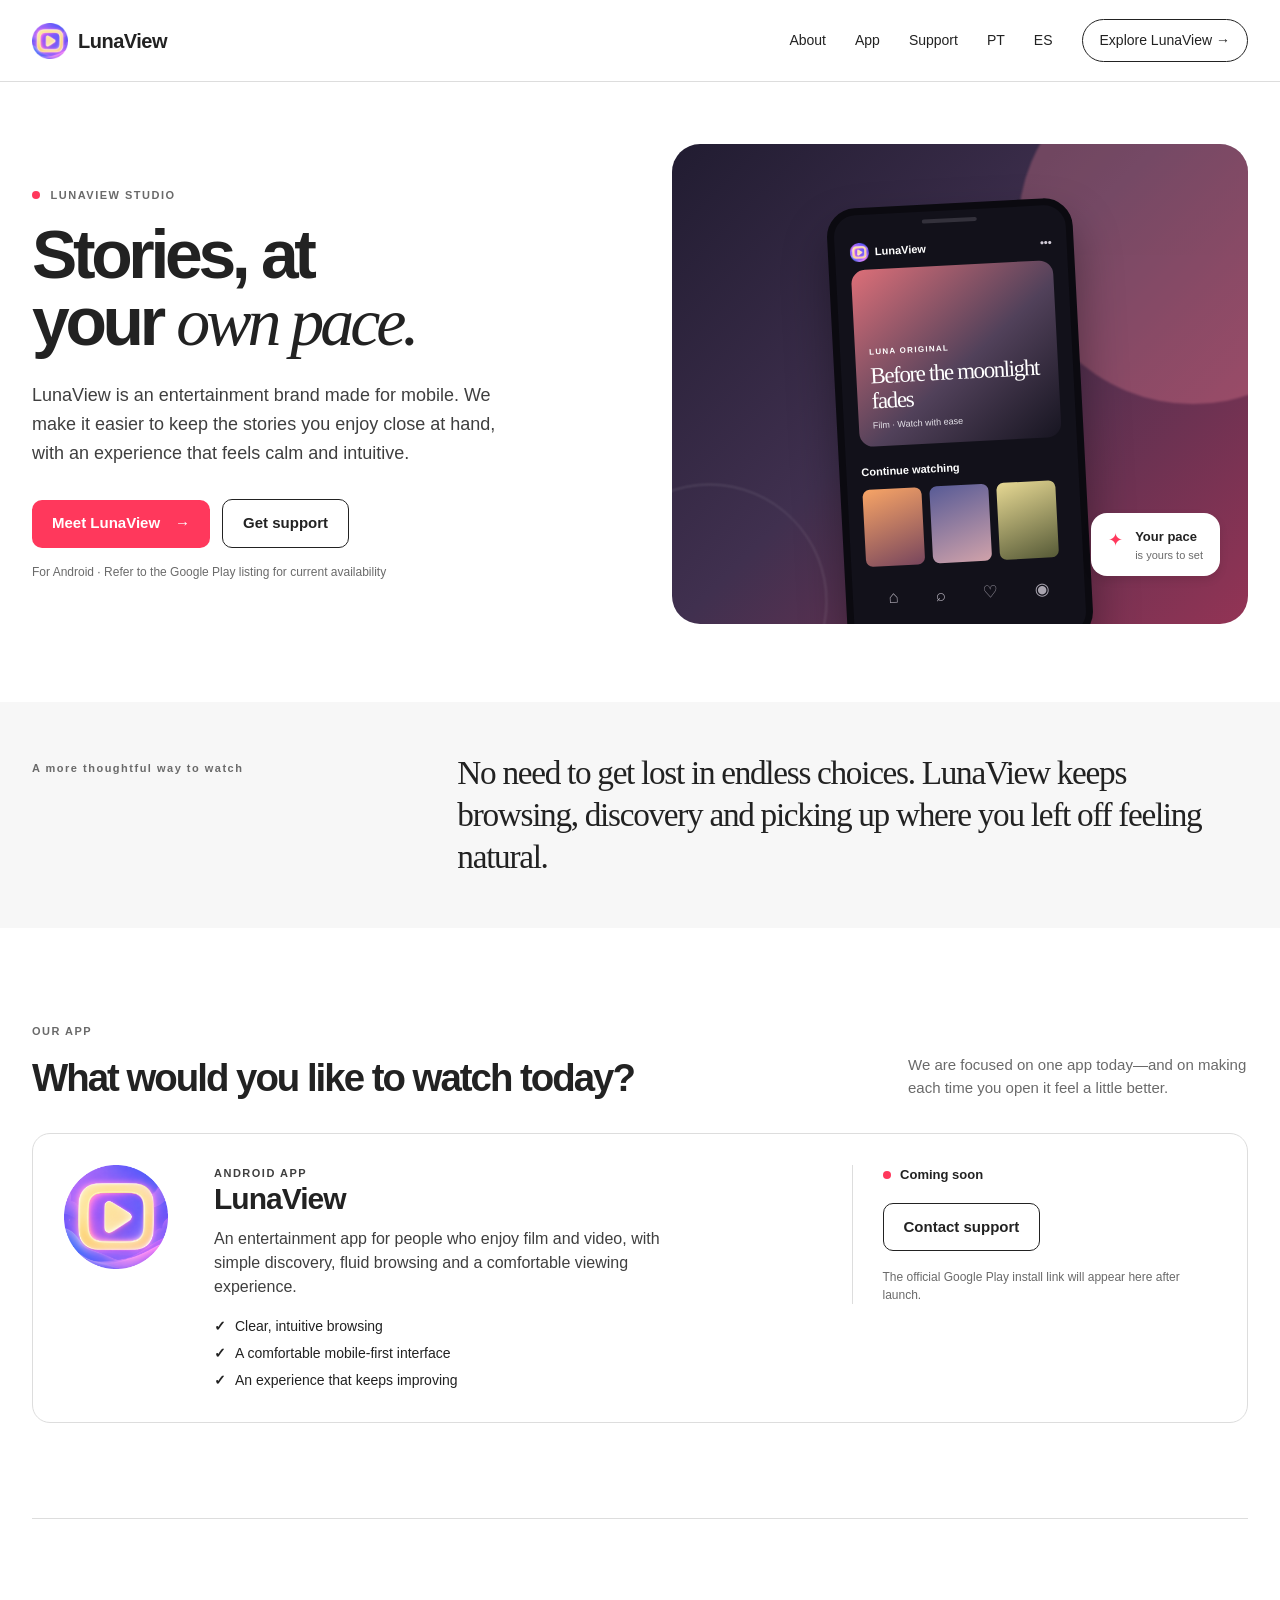
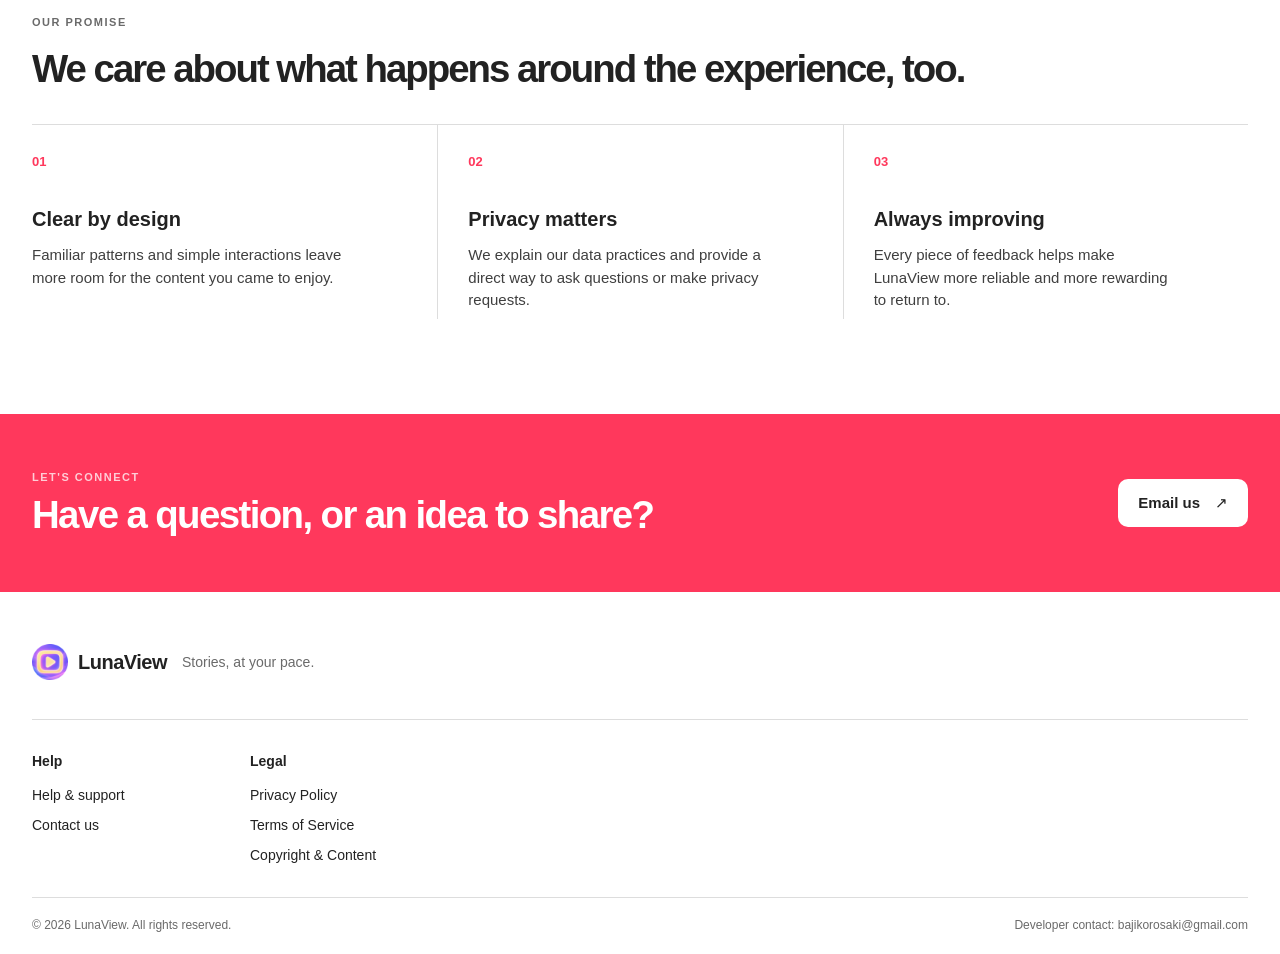
<file: index.html>
<!doctype html>
<html lang="en">
  <head>
    <meta charset="utf-8"><meta name="viewport" content="width=device-width,initial-scale=1">
    <meta name="description" content="LunaView is a calm, intuitive entertainment app built for mobile.">
    <meta name="theme-color" content="#ff385c"><link rel="canonical" href="https://lunaview.net/">
    <link rel="icon" href="assets/icon-192.png" sizes="192x192"><link rel="apple-touch-icon" href="assets/icon-192.png"><link rel="manifest" href="site.webmanifest">
    <title>LunaView · Stories, at your pace</title><link rel="stylesheet" href="assets/site.css">
  </head>
  <body>
    <header class="site-header"><nav class="nav shell" aria-label="Primary navigation">
      <a class="brand" href="index.html"><img src="assets/icon-192.png" alt="LunaView"><span>LunaView</span></a>
      <button class="menu-button" aria-expanded="false" aria-controls="nav-links">Menu <span aria-hidden="true">☰</span></button>
      <div id="nav-links" class="nav-links"><a href="#about">About</a><a href="#apps">App</a><a href="support.html">Support</a><a href="pt/index.html" lang="pt">PT</a><a href="es/index.html" lang="es">ES</a><a class="nav-cta" href="#apps">Explore LunaView <span aria-hidden="true">→</span></a></div>
    </nav></header>
    <main>
      <section class="hero shell" id="about"><div class="hero-copy"><p class="eyebrow"><span class="live-dot"></span> LUNAVIEW STUDIO</p><h1>Stories, at<br>your <em>own pace.</em></h1><p class="lede">LunaView is an entertainment brand made for mobile. We make it easier to keep the stories you enjoy close at hand, with an experience that feels calm and intuitive.</p><div class="hero-actions"><a class="button primary" href="#apps">Meet LunaView <span aria-hidden="true">→</span></a><a class="button secondary" href="support.html">Get support</a></div><p class="microcopy">For Android · Refer to the Google Play listing for current availability</p></div>
      <div class="hero-art" aria-label="LunaView app preview" role="img"><div class="orb orb-one"></div><div class="orb orb-two"></div><div class="phone"><div class="phone-top"><img src="assets/icon-192.png" alt=""><span>LunaView</span><span class="phone-dots">•••</span></div><div class="feature-card"><span class="feature-tag">LUNA ORIGINAL</span><span class="feature-title">Before the moonlight fades</span><span class="feature-meta">Film · Watch with ease</span></div><div class="continue-title">Continue watching</div><div class="poster-row"><span></span><span></span><span></span></div><div class="phone-nav"><b>⌂</b><b>⌕</b><b>♡</b><b>◉</b></div></div><div class="floating-card"><span class="star">✦</span><strong>Your pace</strong><small>is yours to set</small></div></div></section>
      <section class="intro-band"><div class="shell intro-grid"><p class="kicker">A more thoughtful way to watch</p><p class="intro-text">No need to get lost in endless choices. LunaView keeps browsing, discovery and picking up where you left off feeling natural.</p></div></section>
      <section class="apps-section shell" id="apps"><div class="section-heading"><div><p class="eyebrow">OUR APP</p><h2>What would you like to watch today?</h2></div><p>We are focused on one app today—and on making each time you open it feel a little better.</p></div><article class="app-card"><div class="app-icon-wrap"><img src="assets/icon-192.png" alt="LunaView app icon"></div><div class="app-info"><p class="app-label">ANDROID APP</p><h3>LunaView</h3><p>An entertainment app for people who enjoy film and video, with simple discovery, fluid browsing and a comfortable viewing experience.</p><ul><li>Clear, intuitive browsing</li><li>A comfortable mobile-first interface</li><li>An experience that keeps improving</li></ul></div><div class="app-action"><span class="status"><i></i> Coming soon</span><a class="button secondary" href="support.html">Contact support</a><small>The official Google Play install link will appear here after launch.</small></div></article></section>
      <section class="promise-section shell"><div class="section-heading"><div><p class="eyebrow">OUR PROMISE</p><h2>We care about what happens around the experience, too.</h2></div></div><div class="promise-grid"><article><span class="number">01</span><h3>Clear by design</h3><p>Familiar patterns and simple interactions leave more room for the content you came to enjoy.</p></article><article><span class="number">02</span><h3>Privacy matters</h3><p>We explain our data practices and provide a direct way to ask questions or make privacy requests.</p></article><article><span class="number">03</span><h3>Always improving</h3><p>Every piece of feedback helps make LunaView more reliable and more rewarding to return to.</p></article></div></section>
      <section class="contact-band"><div class="shell contact-inner"><div><p class="eyebrow">LET'S CONNECT</p><h2>Have a question, or an idea to share?</h2></div><a class="button light" href="mailto:bajikorosaki@gmail.com?subject=LunaView%20Support">Email us <span aria-hidden="true">↗</span></a></div></section>
    </main>
    <footer class="site-footer shell"><div class="footer-main"><a class="brand" href="index.html"><img src="assets/icon-192.png" alt=""><span>LunaView</span></a><p>Stories, at your pace.</p></div><div class="footer-links"><div><h3>Help</h3><a href="support.html">Help &amp; support</a><a href="mailto:bajikorosaki@gmail.com">Contact us</a></div><div><h3>Legal</h3><a href="privacy-policy.html">Privacy Policy</a><a href="terms.html">Terms of Service</a><a href="copyright.html">Copyright &amp; Content</a></div></div><div class="legal-bar"><span>© <span id="year"></span> LunaView. All rights reserved.</span><span>Developer contact: <a href="mailto:bajikorosaki@gmail.com">bajikorosaki@gmail.com</a></span></div></footer><script src="assets/site.js"></script>
  </body>
</html>
</file>
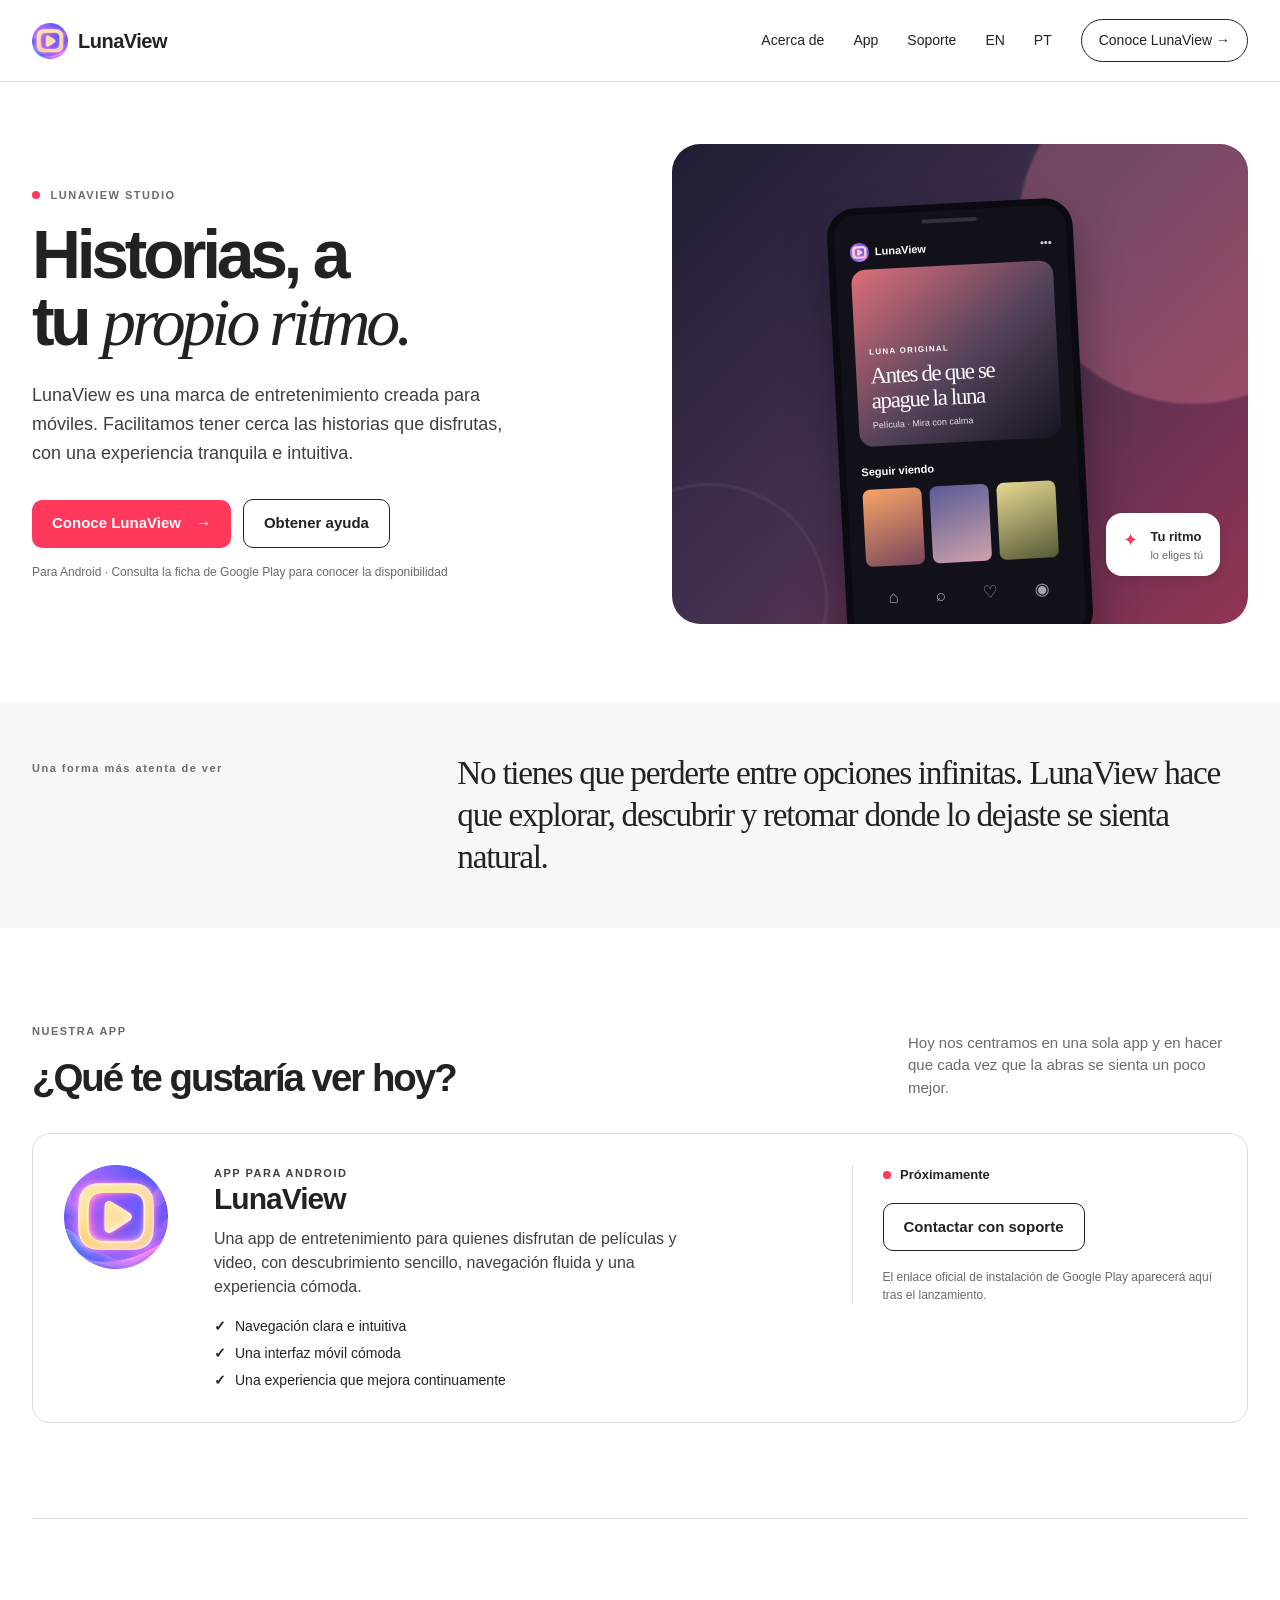
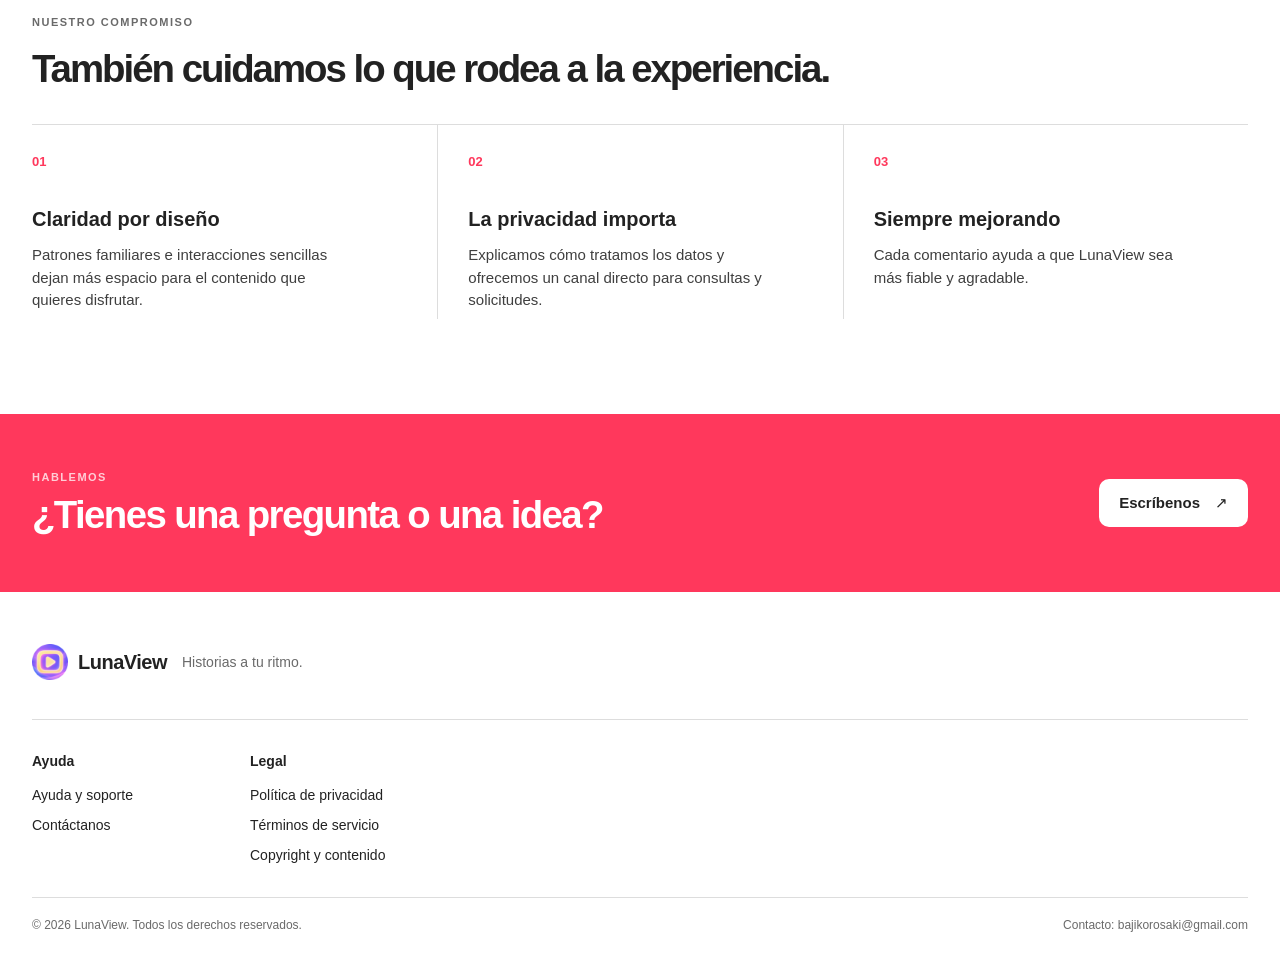
<file: es/index.html>
<!doctype html><html lang="es"><head><meta charset="utf-8"><meta name="viewport" content="width=device-width,initial-scale=1"><meta name="description" content="LunaView es una experiencia de entretenimiento tranquila e intuitiva creada para móviles."><meta name="theme-color" content="#ff385c"><link rel="canonical" href="https://lunaview.net/es/"><link rel="alternate" hreflang="en" href="https://lunaview.net/"><link rel="alternate" hreflang="pt-BR" href="https://lunaview.net/pt/"><link rel="icon" href="../assets/icon-192.png"><title>LunaView · Historias a tu ritmo</title><link rel="stylesheet" href="../assets/site.css"></head><body><header class="site-header"><nav class="nav shell"><a class="brand" href="index.html"><img src="../assets/icon-192.png" alt="LunaView"><span>LunaView</span></a><button class="menu-button" aria-expanded="false" aria-controls="nav-links">Menú <span aria-hidden="true">☰</span></button><div id="nav-links" class="nav-links"><a href="#about">Acerca de</a><a href="#apps">App</a><a href="support.html">Soporte</a><a href="../index.html" lang="en">EN</a><a href="../pt/index.html" lang="pt">PT</a><a class="nav-cta" href="#apps">Conoce LunaView <span aria-hidden="true">→</span></a></div></nav></header><main><section class="hero shell" id="about"><div class="hero-copy"><p class="eyebrow"><span class="live-dot"></span> LUNAVIEW STUDIO</p><h1>Historias, a<br>tu <em>propio ritmo.</em></h1><p class="lede">LunaView es una marca de entretenimiento creada para móviles. Facilitamos tener cerca las historias que disfrutas, con una experiencia tranquila e intuitiva.</p><div class="hero-actions"><a class="button primary" href="#apps">Conoce LunaView <span aria-hidden="true">→</span></a><a class="button secondary" href="support.html">Obtener ayuda</a></div><p class="microcopy">Para Android · Consulta la ficha de Google Play para conocer la disponibilidad</p></div><div class="hero-art" aria-label="Vista previa de la aplicación LunaView" role="img"><div class="orb orb-one"></div><div class="orb orb-two"></div><div class="phone"><div class="phone-top"><img src="../assets/icon-192.png" alt=""><span>LunaView</span><span class="phone-dots">•••</span></div><div class="feature-card"><span class="feature-tag">LUNA ORIGINAL</span><span class="feature-title">Antes de que se apague la luna</span><span class="feature-meta">Película · Mira con calma</span></div><div class="continue-title">Seguir viendo</div><div class="poster-row"><span></span><span></span><span></span></div><div class="phone-nav"><b>⌂</b><b>⌕</b><b>♡</b><b>◉</b></div></div><div class="floating-card"><span class="star">✦</span><strong>Tu ritmo</strong><small>lo eliges tú</small></div></div></section><section class="intro-band"><div class="shell intro-grid"><p class="kicker">Una forma más atenta de ver</p><p class="intro-text">No tienes que perderte entre opciones infinitas. LunaView hace que explorar, descubrir y retomar donde lo dejaste se sienta natural.</p></div></section><section class="apps-section shell" id="apps"><div class="section-heading"><div><p class="eyebrow">NUESTRA APP</p><h2>¿Qué te gustaría ver hoy?</h2></div><p>Hoy nos centramos en una sola app y en hacer que cada vez que la abras se sienta un poco mejor.</p></div><article class="app-card"><div class="app-icon-wrap"><img src="../assets/icon-192.png" alt="Icono de LunaView"></div><div class="app-info"><p class="app-label">APP PARA ANDROID</p><h3>LunaView</h3><p>Una app de entretenimiento para quienes disfrutan de películas y video, con descubrimiento sencillo, navegación fluida y una experiencia cómoda.</p><ul><li>Navegación clara e intuitiva</li><li>Una interfaz móvil cómoda</li><li>Una experiencia que mejora continuamente</li></ul></div><div class="app-action"><span class="status"><i></i> Próximamente</span><a class="button secondary" href="support.html">Contactar con soporte</a><small>El enlace oficial de instalación de Google Play aparecerá aquí tras el lanzamiento.</small></div></article></section><section class="promise-section shell"><div class="section-heading"><div><p class="eyebrow">NUESTRO COMPROMISO</p><h2>También cuidamos lo que rodea a la experiencia.</h2></div></div><div class="promise-grid"><article><span class="number">01</span><h3>Claridad por diseño</h3><p>Patrones familiares e interacciones sencillas dejan más espacio para el contenido que quieres disfrutar.</p></article><article><span class="number">02</span><h3>La privacidad importa</h3><p>Explicamos cómo tratamos los datos y ofrecemos un canal directo para consultas y solicitudes.</p></article><article><span class="number">03</span><h3>Siempre mejorando</h3><p>Cada comentario ayuda a que LunaView sea más fiable y agradable.</p></article></div></section><section class="contact-band"><div class="shell contact-inner"><div><p class="eyebrow">HABLEMOS</p><h2>¿Tienes una pregunta o una idea?</h2></div><a class="button light" href="mailto:bajikorosaki@gmail.com?subject=LunaView%20Support">Escríbenos <span aria-hidden="true">↗</span></a></div></section></main><footer class="site-footer shell"><div class="footer-main"><a class="brand" href="index.html"><img src="../assets/icon-192.png" alt=""><span>LunaView</span></a><p>Historias a tu ritmo.</p></div><div class="footer-links"><div><h3>Ayuda</h3><a href="support.html">Ayuda y soporte</a><a href="mailto:bajikorosaki@gmail.com">Contáctanos</a></div><div><h3>Legal</h3><a href="privacy-policy.html">Política de privacidad</a><a href="terms.html">Términos de servicio</a><a href="copyright.html">Copyright y contenido</a></div></div><div class="legal-bar"><span>© <span id="year"></span> LunaView. Todos los derechos reservados.</span><span>Contacto: <a href="mailto:bajikorosaki@gmail.com">bajikorosaki@gmail.com</a></span></div></footer><script src="../assets/site.js"></script></body></html>
</file>
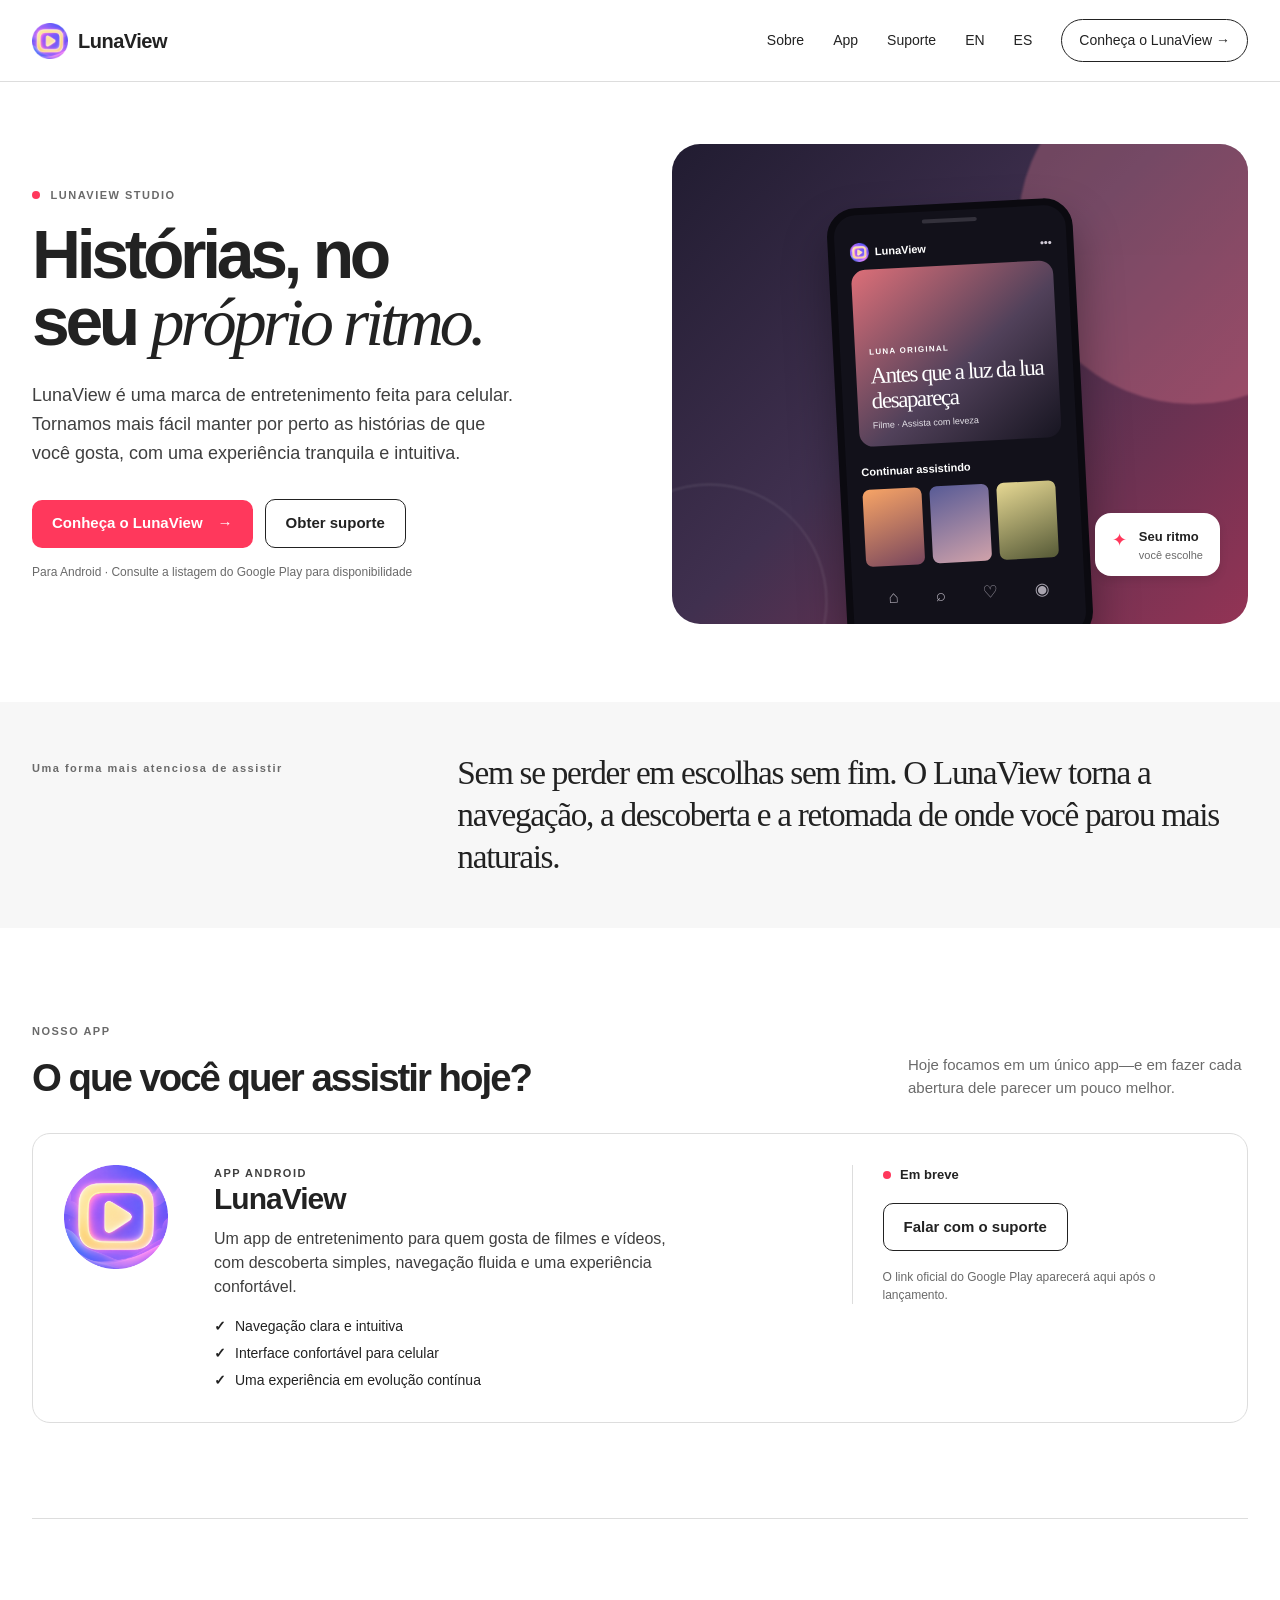
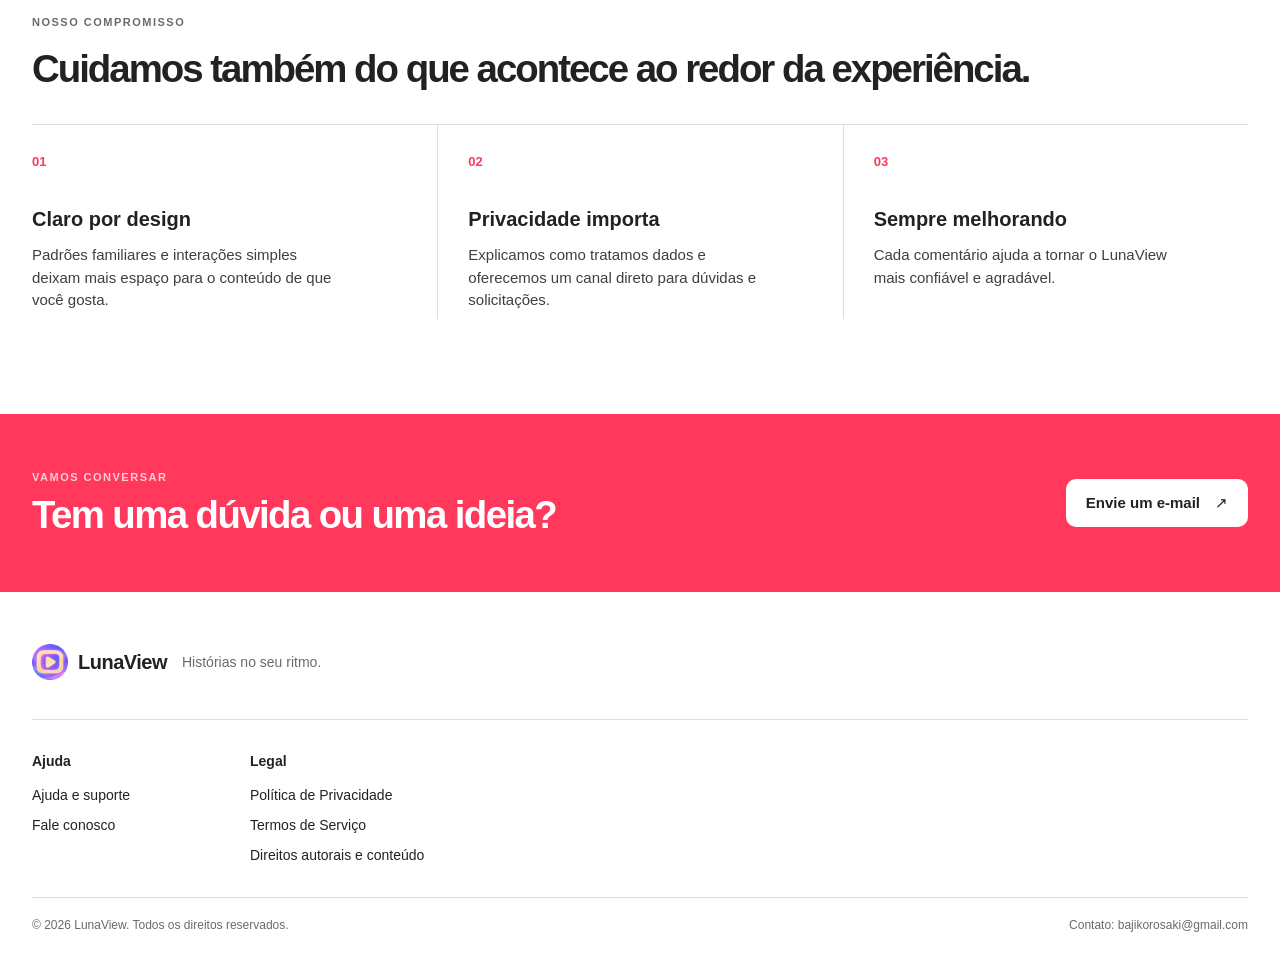
<file: pt/index.html>
<!doctype html><html lang="pt-BR"><head><meta charset="utf-8"><meta name="viewport" content="width=device-width,initial-scale=1"><meta name="description" content="LunaView é uma experiência de entretenimento calma e intuitiva, feita para celular."><meta name="theme-color" content="#ff385c"><link rel="canonical" href="https://lunaview.net/pt/"><link rel="alternate" hreflang="en" href="https://lunaview.net/"><link rel="alternate" hreflang="es" href="https://lunaview.net/es/"><link rel="icon" href="../assets/icon-192.png"><title>LunaView · Histórias no seu ritmo</title><link rel="stylesheet" href="../assets/site.css"></head><body><header class="site-header"><nav class="nav shell"><a class="brand" href="index.html"><img src="../assets/icon-192.png" alt="LunaView"><span>LunaView</span></a><button class="menu-button" aria-expanded="false" aria-controls="nav-links">Menu <span aria-hidden="true">☰</span></button><div id="nav-links" class="nav-links"><a href="#about">Sobre</a><a href="#apps">App</a><a href="support.html">Suporte</a><a href="../index.html" lang="en">EN</a><a href="../es/index.html" lang="es">ES</a><a class="nav-cta" href="#apps">Conheça o LunaView <span aria-hidden="true">→</span></a></div></nav></header><main><section class="hero shell" id="about"><div class="hero-copy"><p class="eyebrow"><span class="live-dot"></span> LUNAVIEW STUDIO</p><h1>Histórias, no<br>seu <em>próprio ritmo.</em></h1><p class="lede">LunaView é uma marca de entretenimento feita para celular. Tornamos mais fácil manter por perto as histórias de que você gosta, com uma experiência tranquila e intuitiva.</p><div class="hero-actions"><a class="button primary" href="#apps">Conheça o LunaView <span aria-hidden="true">→</span></a><a class="button secondary" href="support.html">Obter suporte</a></div><p class="microcopy">Para Android · Consulte a listagem do Google Play para disponibilidade</p></div><div class="hero-art" aria-label="Prévia do aplicativo LunaView" role="img"><div class="orb orb-one"></div><div class="orb orb-two"></div><div class="phone"><div class="phone-top"><img src="../assets/icon-192.png" alt=""><span>LunaView</span><span class="phone-dots">•••</span></div><div class="feature-card"><span class="feature-tag">LUNA ORIGINAL</span><span class="feature-title">Antes que a luz da lua desapareça</span><span class="feature-meta">Filme · Assista com leveza</span></div><div class="continue-title">Continuar assistindo</div><div class="poster-row"><span></span><span></span><span></span></div><div class="phone-nav"><b>⌂</b><b>⌕</b><b>♡</b><b>◉</b></div></div><div class="floating-card"><span class="star">✦</span><strong>Seu ritmo</strong><small>você escolhe</small></div></div></section><section class="intro-band"><div class="shell intro-grid"><p class="kicker">Uma forma mais atenciosa de assistir</p><p class="intro-text">Sem se perder em escolhas sem fim. O LunaView torna a navegação, a descoberta e a retomada de onde você parou mais naturais.</p></div></section><section class="apps-section shell" id="apps"><div class="section-heading"><div><p class="eyebrow">NOSSO APP</p><h2>O que você quer assistir hoje?</h2></div><p>Hoje focamos em um único app—e em fazer cada abertura dele parecer um pouco melhor.</p></div><article class="app-card"><div class="app-icon-wrap"><img src="../assets/icon-192.png" alt="Ícone do LunaView"></div><div class="app-info"><p class="app-label">APP ANDROID</p><h3>LunaView</h3><p>Um app de entretenimento para quem gosta de filmes e vídeos, com descoberta simples, navegação fluida e uma experiência confortável.</p><ul><li>Navegação clara e intuitiva</li><li>Interface confortável para celular</li><li>Uma experiência em evolução contínua</li></ul></div><div class="app-action"><span class="status"><i></i> Em breve</span><a class="button secondary" href="support.html">Falar com o suporte</a><small>O link oficial do Google Play aparecerá aqui após o lançamento.</small></div></article></section><section class="promise-section shell"><div class="section-heading"><div><p class="eyebrow">NOSSO COMPROMISSO</p><h2>Cuidamos também do que acontece ao redor da experiência.</h2></div></div><div class="promise-grid"><article><span class="number">01</span><h3>Claro por design</h3><p>Padrões familiares e interações simples deixam mais espaço para o conteúdo de que você gosta.</p></article><article><span class="number">02</span><h3>Privacidade importa</h3><p>Explicamos como tratamos dados e oferecemos um canal direto para dúvidas e solicitações.</p></article><article><span class="number">03</span><h3>Sempre melhorando</h3><p>Cada comentário ajuda a tornar o LunaView mais confiável e agradável.</p></article></div></section><section class="contact-band"><div class="shell contact-inner"><div><p class="eyebrow">VAMOS CONVERSAR</p><h2>Tem uma dúvida ou uma ideia?</h2></div><a class="button light" href="mailto:bajikorosaki@gmail.com?subject=LunaView%20Support">Envie um e-mail <span aria-hidden="true">↗</span></a></div></section></main><footer class="site-footer shell"><div class="footer-main"><a class="brand" href="index.html"><img src="../assets/icon-192.png" alt=""><span>LunaView</span></a><p>Histórias no seu ritmo.</p></div><div class="footer-links"><div><h3>Ajuda</h3><a href="support.html">Ajuda e suporte</a><a href="mailto:bajikorosaki@gmail.com">Fale conosco</a></div><div><h3>Legal</h3><a href="privacy-policy.html">Política de Privacidade</a><a href="terms.html">Termos de Serviço</a><a href="copyright.html">Direitos autorais e conteúdo</a></div></div><div class="legal-bar"><span>© <span id="year"></span> LunaView. Todos os direitos reservados.</span><span>Contato: <a href="mailto:bajikorosaki@gmail.com">bajikorosaki@gmail.com</a></span></div></footer><script src="../assets/site.js"></script></body></html>
</file>
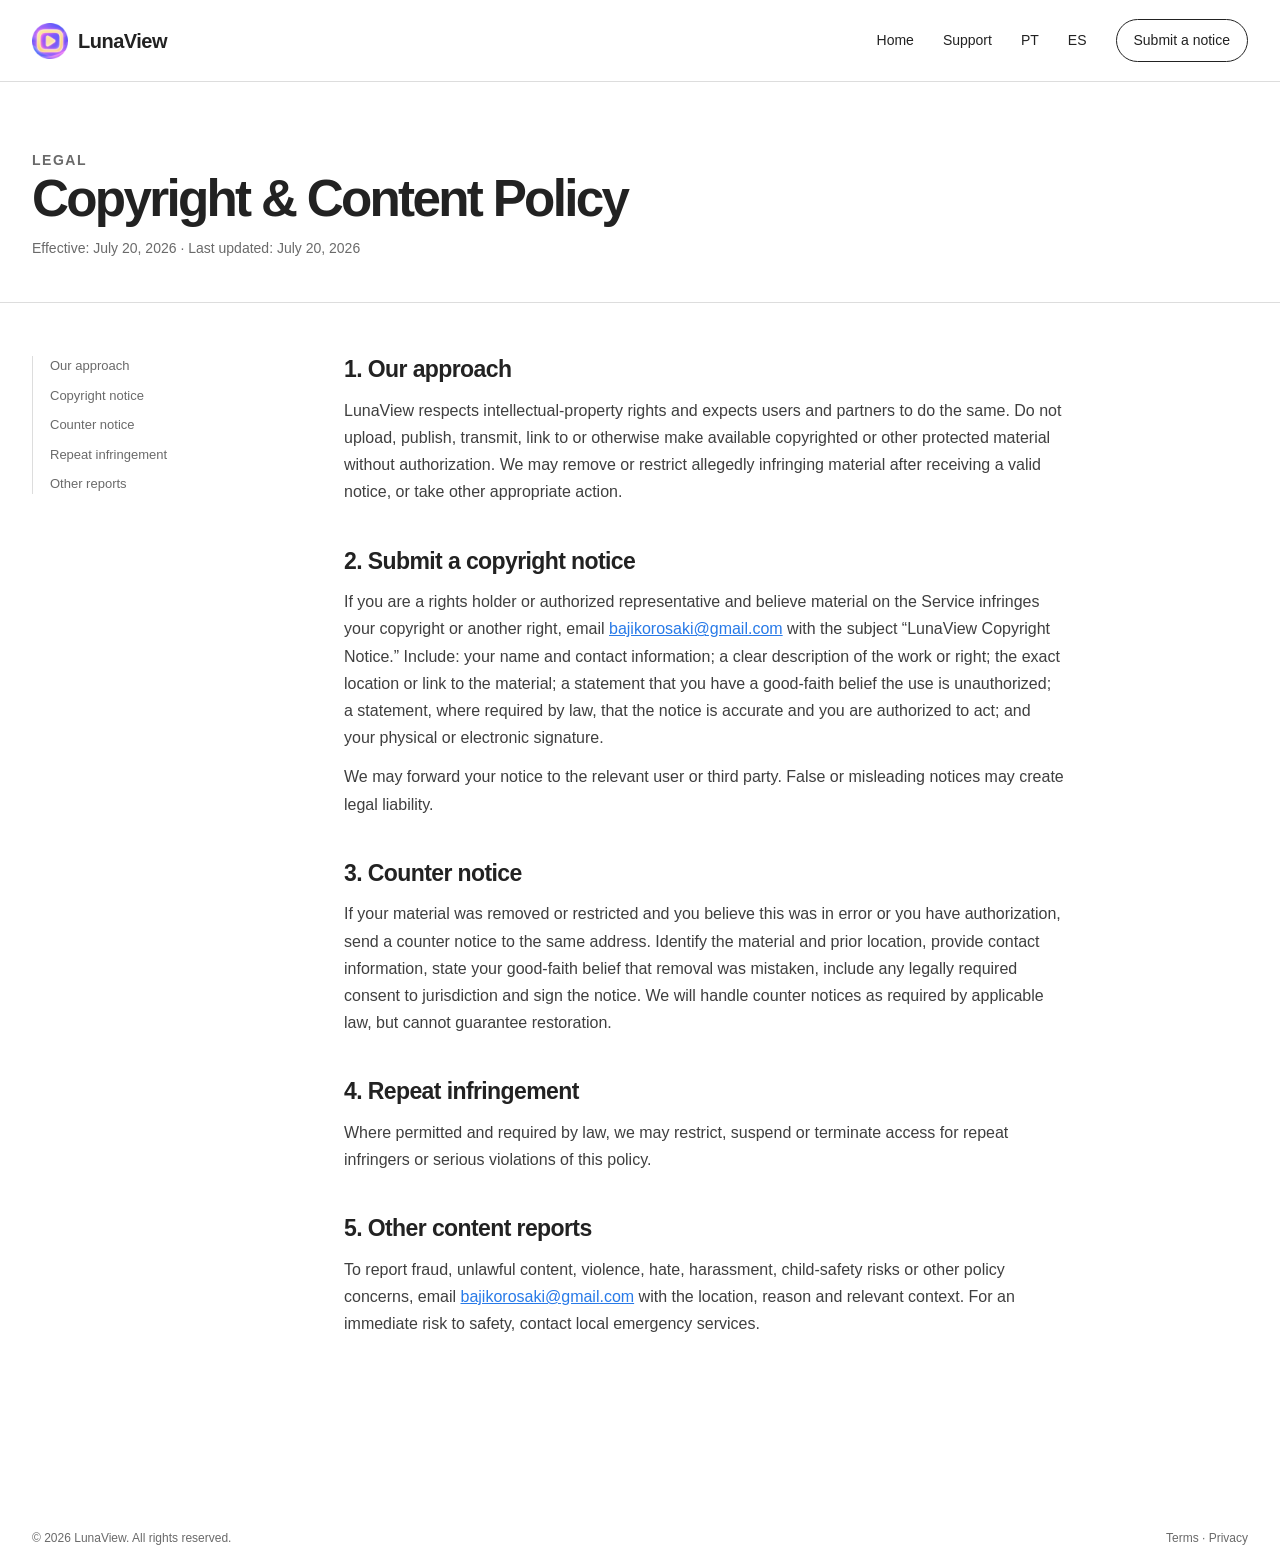
<file: copyright.html>
<!doctype html><html lang="en"><head><meta charset="utf-8"><meta name="viewport" content="width=device-width,initial-scale=1"><link rel="canonical" href="https://lunaview.net/copyright.html"><link rel="icon" href="assets/icon-192.png"><title>Copyright &amp; Content Policy · LunaView</title><link rel="stylesheet" href="assets/site.css"></head><body><header class="site-header"><nav class="nav shell"><a class="brand" href="index.html"><img src="assets/icon-192.png" alt="LunaView"><span>LunaView</span></a><div class="nav-links" style="display:flex"><a href="index.html">Home</a><a href="support.html">Support</a><a href="pt/copyright.html" lang="pt">PT</a><a href="es/copyright.html" lang="es">ES</a><a class="nav-cta" href="mailto:bajikorosaki@gmail.com?subject=LunaView%20Copyright%20Notice">Submit a notice</a></div></nav></header><main><div class="legal-header"><div class="shell"><p class="eyebrow">LEGAL</p><h1>Copyright &amp; Content Policy</h1><p>Effective: July 20, 2026 · Last updated: July 20, 2026</p></div></div><div class="legal-layout shell"><aside class="legal-toc"><a href="#principle">Our approach</a><a href="#notice">Copyright notice</a><a href="#counter">Counter notice</a><a href="#repeat">Repeat infringement</a><a href="#report">Other reports</a></aside><article class="legal-content"><section id="principle"><h2>1. Our approach</h2><p>LunaView respects intellectual-property rights and expects users and partners to do the same. Do not upload, publish, transmit, link to or otherwise make available copyrighted or other protected material without authorization. We may remove or restrict allegedly infringing material after receiving a valid notice, or take other appropriate action.</p></section><section id="notice"><h2>2. Submit a copyright notice</h2><p>If you are a rights holder or authorized representative and believe material on the Service infringes your copyright or another right, email <a href="mailto:bajikorosaki@gmail.com?subject=LunaView%20Copyright%20Notice">bajikorosaki@gmail.com</a> with the subject “LunaView Copyright Notice.” Include: your name and contact information; a clear description of the work or right; the exact location or link to the material; a statement that you have a good-faith belief the use is unauthorized; a statement, where required by law, that the notice is accurate and you are authorized to act; and your physical or electronic signature.</p><p>We may forward your notice to the relevant user or third party. False or misleading notices may create legal liability.</p></section><section id="counter"><h2>3. Counter notice</h2><p>If your material was removed or restricted and you believe this was in error or you have authorization, send a counter notice to the same address. Identify the material and prior location, provide contact information, state your good-faith belief that removal was mistaken, include any legally required consent to jurisdiction and sign the notice. We will handle counter notices as required by applicable law, but cannot guarantee restoration.</p></section><section id="repeat"><h2>4. Repeat infringement</h2><p>Where permitted and required by law, we may restrict, suspend or terminate access for repeat infringers or serious violations of this policy.</p></section><section id="report"><h2>5. Other content reports</h2><p>To report fraud, unlawful content, violence, hate, harassment, child-safety risks or other policy concerns, email <a href="mailto:bajikorosaki@gmail.com?subject=LunaView%20Content%20Report">bajikorosaki@gmail.com</a> with the location, reason and relevant context. For an immediate risk to safety, contact local emergency services.</p></section></article></div></main><footer class="site-footer shell"><div class="legal-bar"><span>© 2026 LunaView. All rights reserved.</span><span><a href="terms.html">Terms</a> · <a href="privacy-policy.html">Privacy</a></span></div></footer></body></html>
</file>
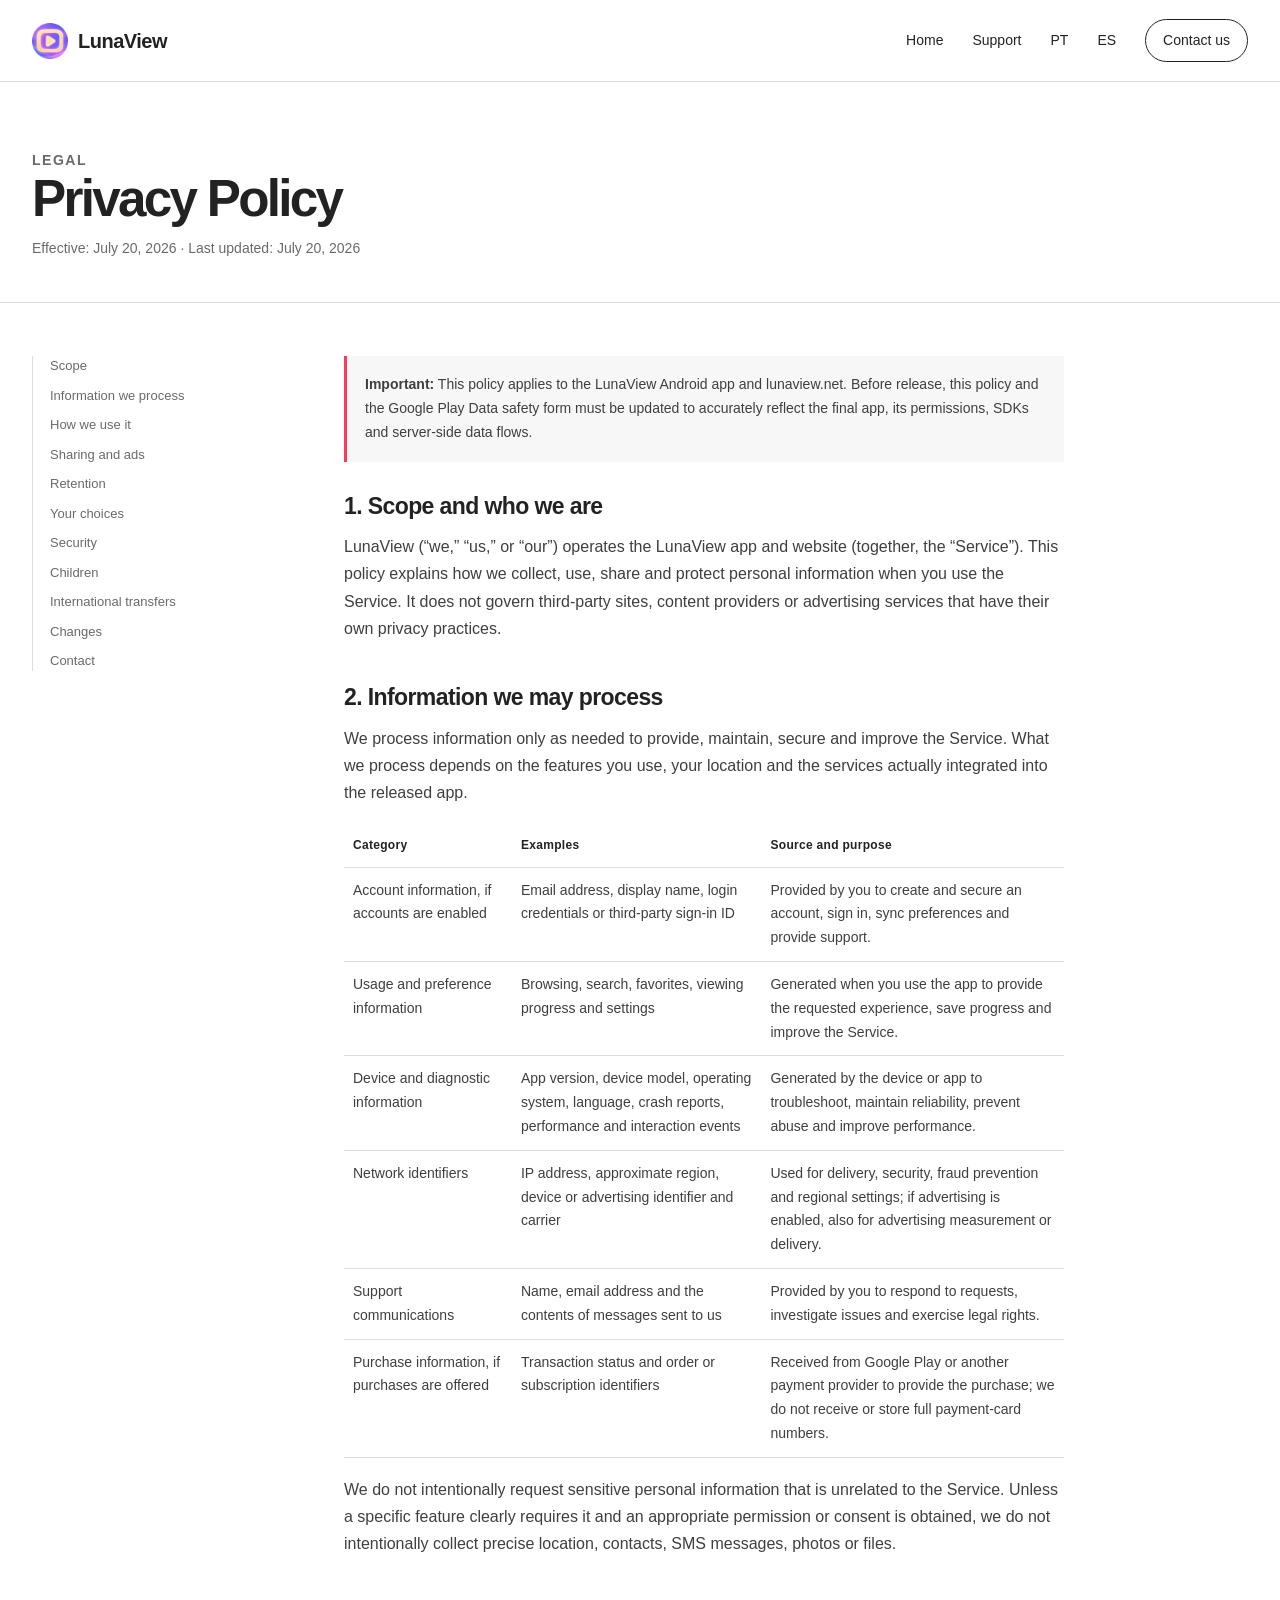
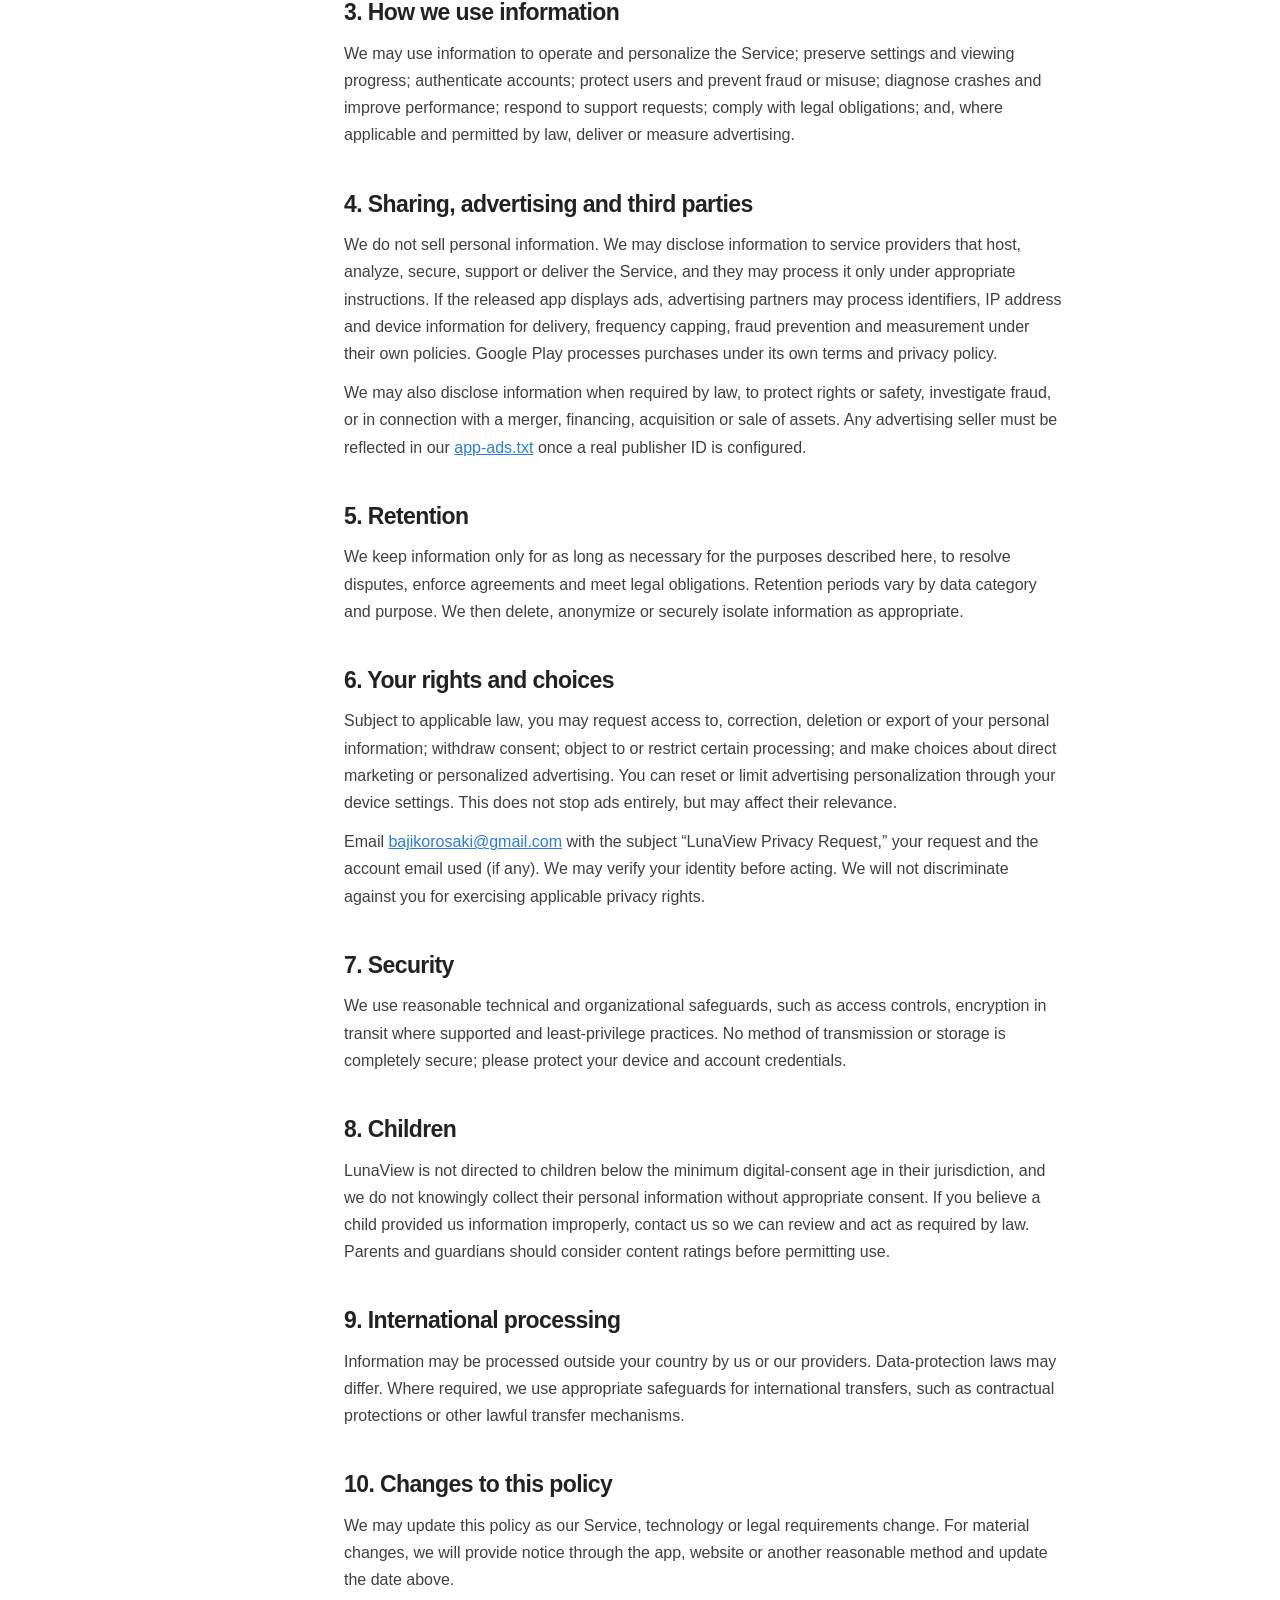
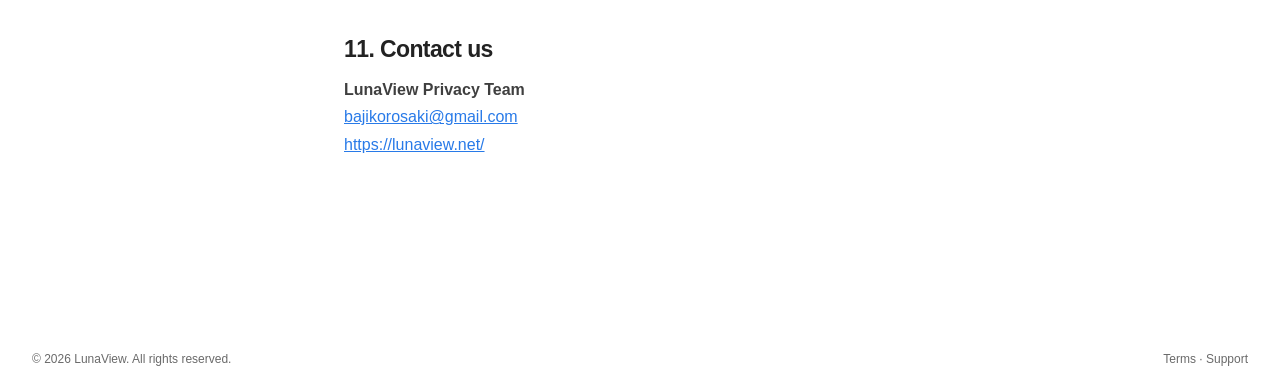
<file: privacy-policy.html>
<!doctype html><html lang="en"><head><meta charset="utf-8"><meta name="viewport" content="width=device-width,initial-scale=1"><meta name="description" content="LunaView Privacy Policy"><link rel="canonical" href="https://lunaview.net/privacy-policy.html"><link rel="alternate" hreflang="pt-BR" href="https://lunaview.net/pt/privacy-policy.html"><link rel="alternate" hreflang="es" href="https://lunaview.net/es/privacy-policy.html"><link rel="icon" href="assets/icon-192.png"><title>Privacy Policy · LunaView</title><link rel="stylesheet" href="assets/site.css"></head><body><header class="site-header"><nav class="nav shell"><a class="brand" href="index.html"><img src="assets/icon-192.png" alt="LunaView"><span>LunaView</span></a><div class="nav-links" style="display:flex"><a href="index.html">Home</a><a href="support.html">Support</a><a href="pt/privacy-policy.html" lang="pt">PT</a><a href="es/privacy-policy.html" lang="es">ES</a><a class="nav-cta" href="mailto:bajikorosaki@gmail.com">Contact us</a></div></nav></header><main><div class="legal-header"><div class="shell"><p class="eyebrow">LEGAL</p><h1>Privacy Policy</h1><p>Effective: July 20, 2026 · Last updated: July 20, 2026</p></div></div><div class="legal-layout shell"><aside class="legal-toc"><a href="#scope">Scope</a><a href="#data">Information we process</a><a href="#use">How we use it</a><a href="#sharing">Sharing and ads</a><a href="#retention">Retention</a><a href="#rights">Your choices</a><a href="#security">Security</a><a href="#children">Children</a><a href="#international">International transfers</a><a href="#changes">Changes</a><a href="#contact">Contact</a></aside><article class="legal-content"><div class="notice"><strong>Important:</strong> This policy applies to the LunaView Android app and lunaview.net. Before release, this policy and the Google Play Data safety form must be updated to accurately reflect the final app, its permissions, SDKs and server-side data flows.</div><section id="scope"><h2>1. Scope and who we are</h2><p>LunaView (“we,” “us,” or “our”) operates the LunaView app and website (together, the “Service”). This policy explains how we collect, use, share and protect personal information when you use the Service. It does not govern third-party sites, content providers or advertising services that have their own privacy practices.</p></section><section id="data"><h2>2. Information we may process</h2><p>We process information only as needed to provide, maintain, secure and improve the Service. What we process depends on the features you use, your location and the services actually integrated into the released app.</p><table class="data-table"><thead><tr><th>Category</th><th>Examples</th><th>Source and purpose</th></tr></thead><tbody><tr><td>Account information, if accounts are enabled</td><td>Email address, display name, login credentials or third-party sign-in ID</td><td>Provided by you to create and secure an account, sign in, sync preferences and provide support.</td></tr><tr><td>Usage and preference information</td><td>Browsing, search, favorites, viewing progress and settings</td><td>Generated when you use the app to provide the requested experience, save progress and improve the Service.</td></tr><tr><td>Device and diagnostic information</td><td>App version, device model, operating system, language, crash reports, performance and interaction events</td><td>Generated by the device or app to troubleshoot, maintain reliability, prevent abuse and improve performance.</td></tr><tr><td>Network identifiers</td><td>IP address, approximate region, device or advertising identifier and carrier</td><td>Used for delivery, security, fraud prevention and regional settings; if advertising is enabled, also for advertising measurement or delivery.</td></tr><tr><td>Support communications</td><td>Name, email address and the contents of messages sent to us</td><td>Provided by you to respond to requests, investigate issues and exercise legal rights.</td></tr><tr><td>Purchase information, if purchases are offered</td><td>Transaction status and order or subscription identifiers</td><td>Received from Google Play or another payment provider to provide the purchase; we do not receive or store full payment-card numbers.</td></tr></tbody></table><p>We do not intentionally request sensitive personal information that is unrelated to the Service. Unless a specific feature clearly requires it and an appropriate permission or consent is obtained, we do not intentionally collect precise location, contacts, SMS messages, photos or files.</p></section><section id="use"><h2>3. How we use information</h2><p>We may use information to operate and personalize the Service; preserve settings and viewing progress; authenticate accounts; protect users and prevent fraud or misuse; diagnose crashes and improve performance; respond to support requests; comply with legal obligations; and, where applicable and permitted by law, deliver or measure advertising.</p></section><section id="sharing"><h2>4. Sharing, advertising and third parties</h2><p>We do not sell personal information. We may disclose information to service providers that host, analyze, secure, support or deliver the Service, and they may process it only under appropriate instructions. If the released app displays ads, advertising partners may process identifiers, IP address and device information for delivery, frequency capping, fraud prevention and measurement under their own policies. Google Play processes purchases under its own terms and privacy policy.</p><p>We may also disclose information when required by law, to protect rights or safety, investigate fraud, or in connection with a merger, financing, acquisition or sale of assets. Any advertising seller must be reflected in our <a href="app-ads.txt">app-ads.txt</a> once a real publisher ID is configured.</p></section><section id="retention"><h2>5. Retention</h2><p>We keep information only for as long as necessary for the purposes described here, to resolve disputes, enforce agreements and meet legal obligations. Retention periods vary by data category and purpose. We then delete, anonymize or securely isolate information as appropriate.</p></section><section id="rights"><h2>6. Your rights and choices</h2><p>Subject to applicable law, you may request access to, correction, deletion or export of your personal information; withdraw consent; object to or restrict certain processing; and make choices about direct marketing or personalized advertising. You can reset or limit advertising personalization through your device settings. This does not stop ads entirely, but may affect their relevance.</p><p>Email <a href="mailto:bajikorosaki@gmail.com?subject=LunaView%20Privacy%20Request">bajikorosaki@gmail.com</a> with the subject “LunaView Privacy Request,” your request and the account email used (if any). We may verify your identity before acting. We will not discriminate against you for exercising applicable privacy rights.</p></section><section id="security"><h2>7. Security</h2><p>We use reasonable technical and organizational safeguards, such as access controls, encryption in transit where supported and least-privilege practices. No method of transmission or storage is completely secure; please protect your device and account credentials.</p></section><section id="children"><h2>8. Children</h2><p>LunaView is not directed to children below the minimum digital-consent age in their jurisdiction, and we do not knowingly collect their personal information without appropriate consent. If you believe a child provided us information improperly, contact us so we can review and act as required by law. Parents and guardians should consider content ratings before permitting use.</p></section><section id="international"><h2>9. International processing</h2><p>Information may be processed outside your country by us or our providers. Data-protection laws may differ. Where required, we use appropriate safeguards for international transfers, such as contractual protections or other lawful transfer mechanisms.</p></section><section id="changes"><h2>10. Changes to this policy</h2><p>We may update this policy as our Service, technology or legal requirements change. For material changes, we will provide notice through the app, website or another reasonable method and update the date above.</p></section><section id="contact"><h2>11. Contact us</h2><p><strong>LunaView Privacy Team</strong><br><a href="mailto:bajikorosaki@gmail.com">bajikorosaki@gmail.com</a><br><a href="https://lunaview.net/">https://lunaview.net/</a></p></section></article></div></main><footer class="site-footer shell"><div class="legal-bar"><span>© 2026 LunaView. All rights reserved.</span><span><a href="terms.html">Terms</a> · <a href="support.html">Support</a></span></div></footer></body></html>
</file>
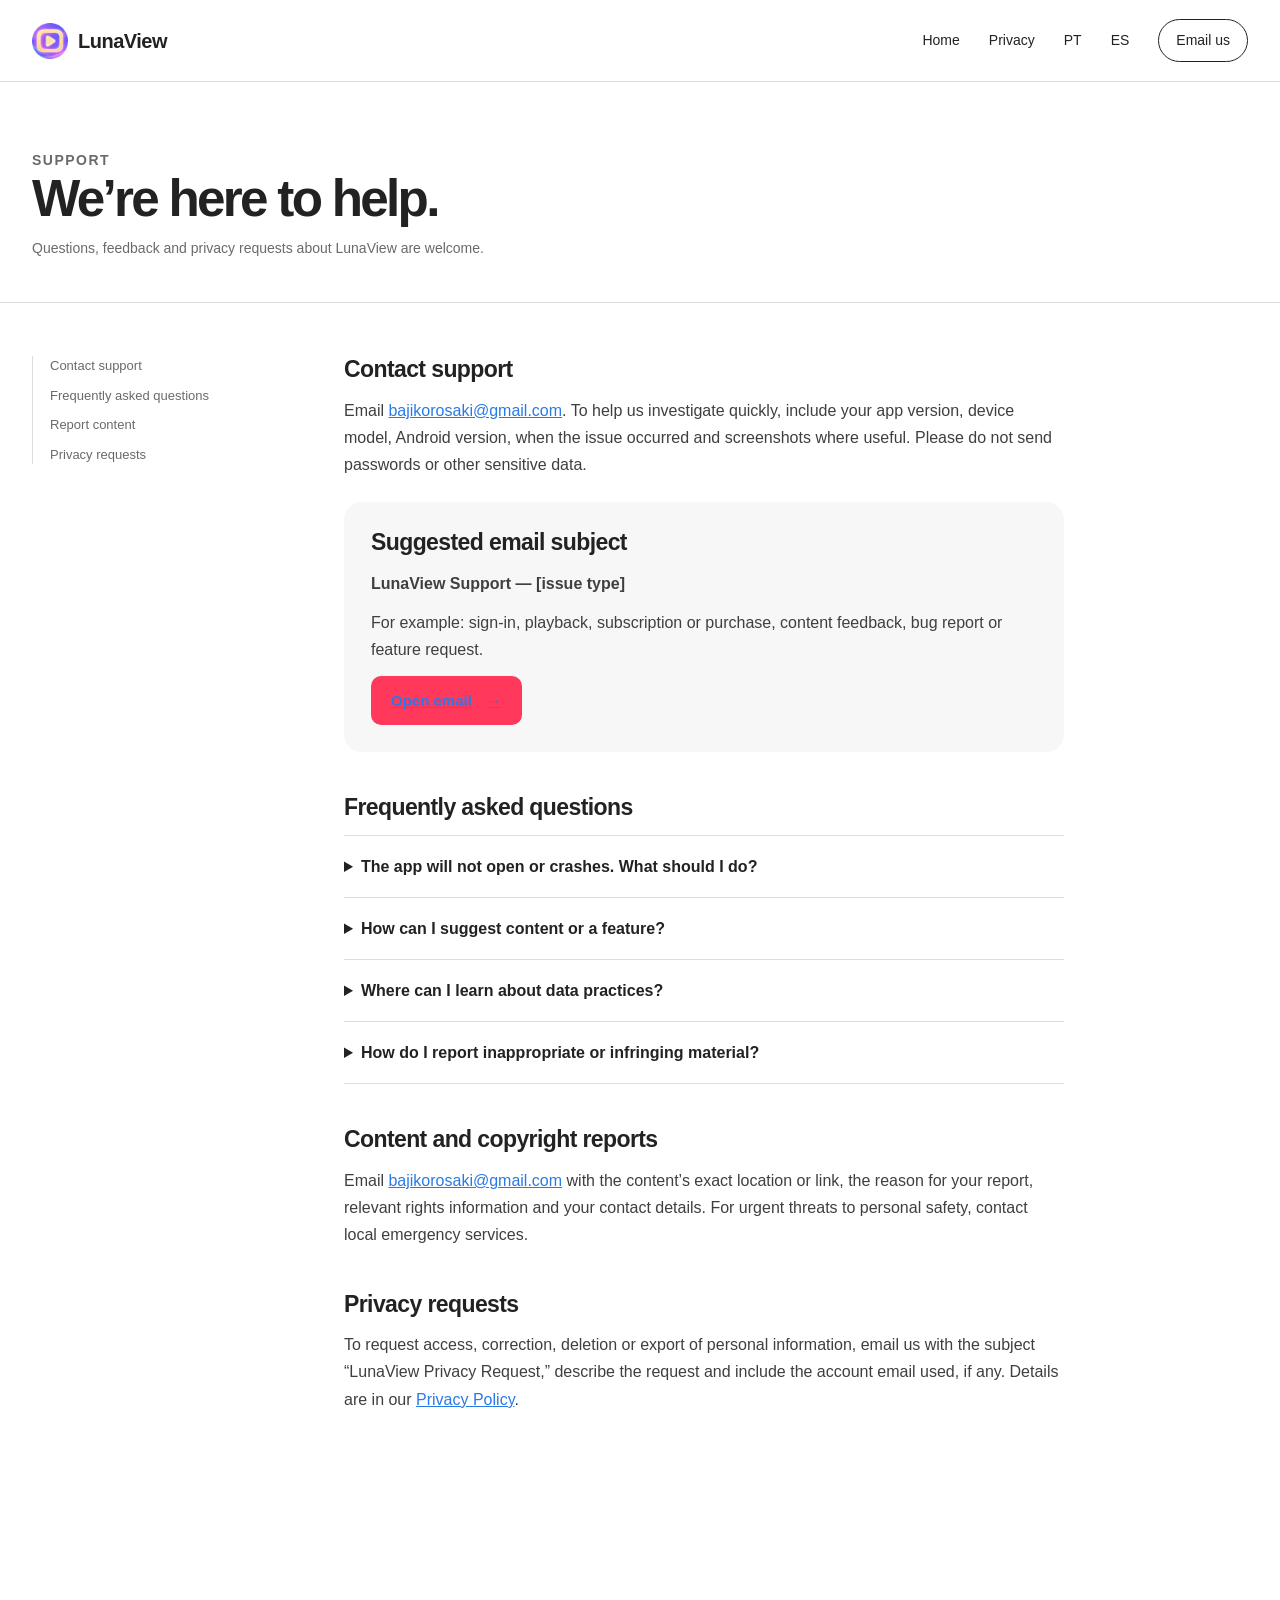
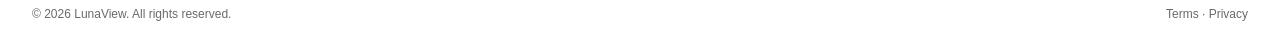
<file: support.html>
<!doctype html><html lang="en"><head><meta charset="utf-8"><meta name="viewport" content="width=device-width,initial-scale=1"><link rel="canonical" href="https://lunaview.net/support.html"><link rel="icon" href="assets/icon-192.png"><title>Help &amp; Support · LunaView</title><link rel="stylesheet" href="assets/site.css"></head><body><header class="site-header"><nav class="nav shell"><a class="brand" href="index.html"><img src="assets/icon-192.png" alt="LunaView"><span>LunaView</span></a><div class="nav-links" style="display:flex"><a href="index.html">Home</a><a href="privacy-policy.html">Privacy</a><a href="pt/support.html" lang="pt">PT</a><a href="es/support.html" lang="es">ES</a><a class="nav-cta" href="mailto:bajikorosaki@gmail.com?subject=LunaView%20Support">Email us</a></div></nav></header><main><div class="legal-header"><div class="shell"><p class="eyebrow">SUPPORT</p><h1>We’re here to help.</h1><p>Questions, feedback and privacy requests about LunaView are welcome.</p></div></div><div class="legal-layout shell"><aside class="legal-toc"><a href="#contact">Contact support</a><a href="#faq">Frequently asked questions</a><a href="#report">Report content</a><a href="#privacy">Privacy requests</a></aside><article class="legal-content"><section id="contact"><h2>Contact support</h2><p>Email <a href="mailto:bajikorosaki@gmail.com?subject=LunaView%20Support">bajikorosaki@gmail.com</a>. To help us investigate quickly, include your app version, device model, Android version, when the issue occurred and screenshots where useful. Please do not send passwords or other sensitive data.</p><div class="support-card"><h2>Suggested email subject</h2><p><strong>LunaView Support — [issue type]</strong></p><p>For example: sign-in, playback, subscription or purchase, content feedback, bug report or feature request.</p><a class="button primary" href="mailto:bajikorosaki@gmail.com?subject=LunaView%20Support">Open email <span aria-hidden="true">→</span></a></div></section><section id="faq"><h2>Frequently asked questions</h2><div class="faq"><details><summary>The app will not open or crashes. What should I do?</summary><p>Restart the app, check your connection and see whether Google Play has an update. If it continues, email us your device model, Android version and steps leading to the issue.</p></details><details><summary>How can I suggest content or a feature?</summary><p>Email us with the experience you would like to see and the context in which you would use it. We read every suggestion, although we cannot promise a particular timeline.</p></details><details><summary>Where can I learn about data practices?</summary><p>Read our <a href="privacy-policy.html">Privacy Policy</a>. For access, correction, deletion or other privacy requests, email us.</p></details><details><summary>How do I report inappropriate or infringing material?</summary><p>Use the information below and include enough detail to locate the material. See our <a href="copyright.html">Copyright &amp; Content Policy</a>.</p></details></div></section><section id="report"><h2>Content and copyright reports</h2><p>Email <a href="mailto:bajikorosaki@gmail.com?subject=LunaView%20Content%20Report">bajikorosaki@gmail.com</a> with the content’s exact location or link, the reason for your report, relevant rights information and your contact details. For urgent threats to personal safety, contact local emergency services.</p></section><section id="privacy"><h2>Privacy requests</h2><p>To request access, correction, deletion or export of personal information, email us with the subject “LunaView Privacy Request,” describe the request and include the account email used, if any. Details are in our <a href="privacy-policy.html">Privacy Policy</a>.</p></section></article></div></main><footer class="site-footer shell"><div class="legal-bar"><span>© 2026 LunaView. All rights reserved.</span><span><a href="terms.html">Terms</a> · <a href="privacy-policy.html">Privacy</a></span></div></footer></body></html>
</file>
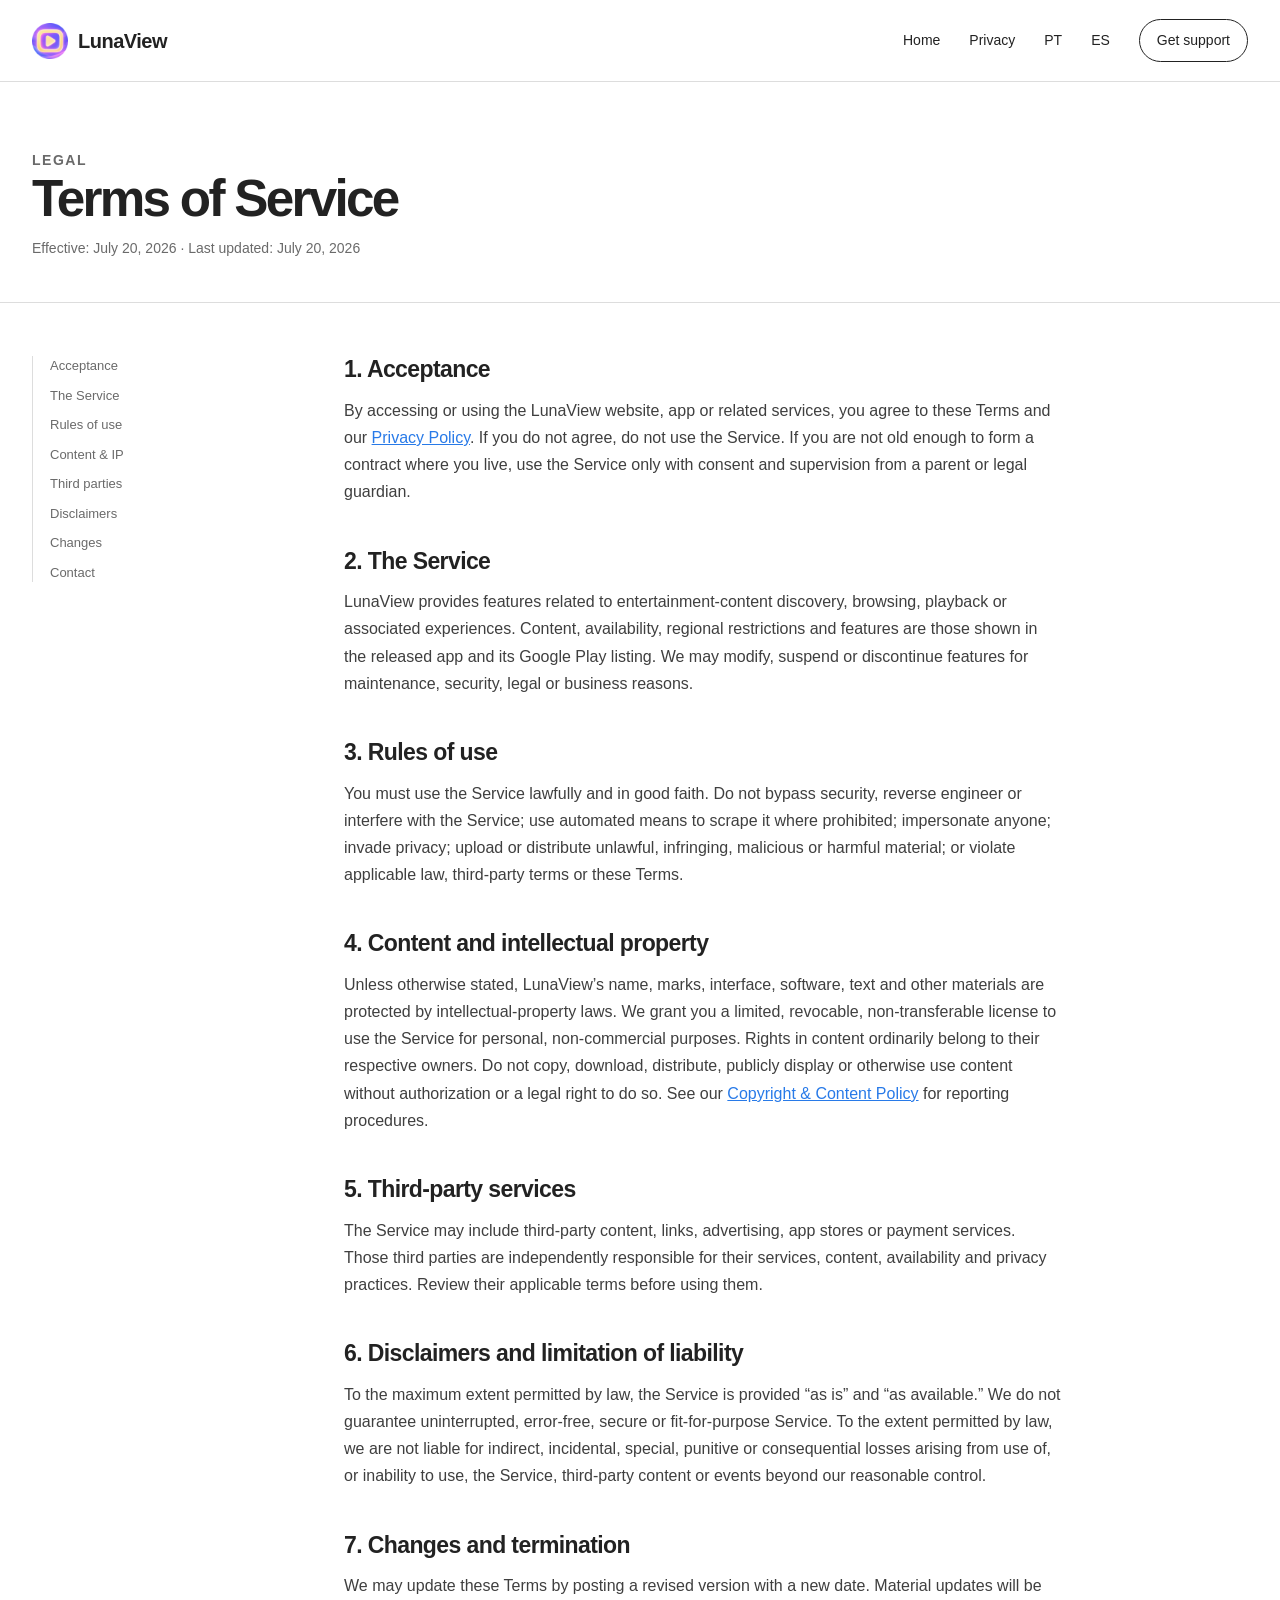
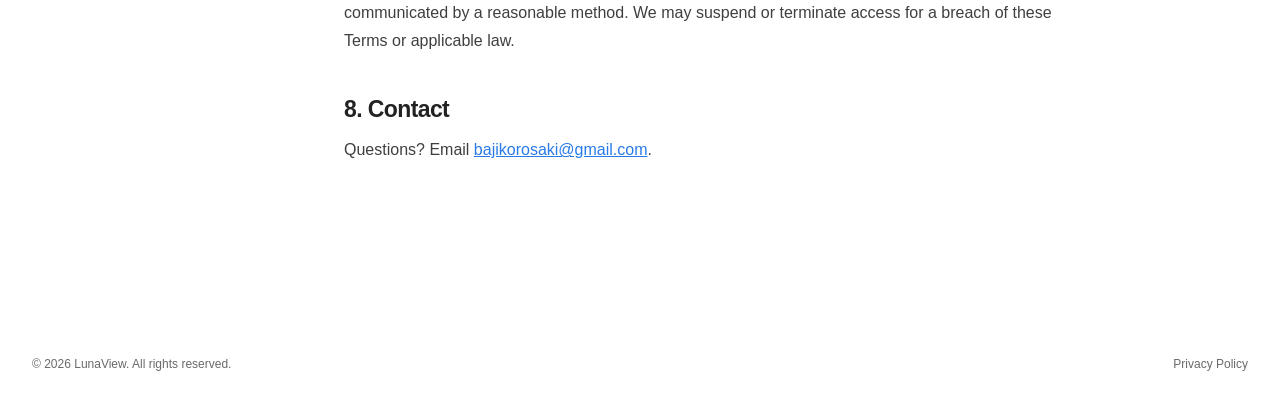
<file: terms.html>
<!doctype html><html lang="en"><head><meta charset="utf-8"><meta name="viewport" content="width=device-width,initial-scale=1"><link rel="canonical" href="https://lunaview.net/terms.html"><link rel="icon" href="assets/icon-192.png"><title>Terms of Service · LunaView</title><link rel="stylesheet" href="assets/site.css"></head><body><header class="site-header"><nav class="nav shell"><a class="brand" href="index.html"><img src="assets/icon-192.png" alt="LunaView"><span>LunaView</span></a><div class="nav-links" style="display:flex"><a href="index.html">Home</a><a href="privacy-policy.html">Privacy</a><a href="pt/terms.html" lang="pt">PT</a><a href="es/terms.html" lang="es">ES</a><a class="nav-cta" href="support.html">Get support</a></div></nav></header><main><div class="legal-header"><div class="shell"><p class="eyebrow">LEGAL</p><h1>Terms of Service</h1><p>Effective: July 20, 2026 · Last updated: July 20, 2026</p></div></div><div class="legal-layout shell"><aside class="legal-toc"><a href="#acceptance">Acceptance</a><a href="#service">The Service</a><a href="#conduct">Rules of use</a><a href="#content">Content &amp; IP</a><a href="#thirdparty">Third parties</a><a href="#disclaimer">Disclaimers</a><a href="#changes">Changes</a><a href="#contact">Contact</a></aside><article class="legal-content"><section id="acceptance"><h2>1. Acceptance</h2><p>By accessing or using the LunaView website, app or related services, you agree to these Terms and our <a href="privacy-policy.html">Privacy Policy</a>. If you do not agree, do not use the Service. If you are not old enough to form a contract where you live, use the Service only with consent and supervision from a parent or legal guardian.</p></section><section id="service"><h2>2. The Service</h2><p>LunaView provides features related to entertainment-content discovery, browsing, playback or associated experiences. Content, availability, regional restrictions and features are those shown in the released app and its Google Play listing. We may modify, suspend or discontinue features for maintenance, security, legal or business reasons.</p></section><section id="conduct"><h2>3. Rules of use</h2><p>You must use the Service lawfully and in good faith. Do not bypass security, reverse engineer or interfere with the Service; use automated means to scrape it where prohibited; impersonate anyone; invade privacy; upload or distribute unlawful, infringing, malicious or harmful material; or violate applicable law, third-party terms or these Terms.</p></section><section id="content"><h2>4. Content and intellectual property</h2><p>Unless otherwise stated, LunaView’s name, marks, interface, software, text and other materials are protected by intellectual-property laws. We grant you a limited, revocable, non-transferable license to use the Service for personal, non-commercial purposes. Rights in content ordinarily belong to their respective owners. Do not copy, download, distribute, publicly display or otherwise use content without authorization or a legal right to do so. See our <a href="copyright.html">Copyright &amp; Content Policy</a> for reporting procedures.</p></section><section id="thirdparty"><h2>5. Third-party services</h2><p>The Service may include third-party content, links, advertising, app stores or payment services. Those third parties are independently responsible for their services, content, availability and privacy practices. Review their applicable terms before using them.</p></section><section id="disclaimer"><h2>6. Disclaimers and limitation of liability</h2><p>To the maximum extent permitted by law, the Service is provided “as is” and “as available.” We do not guarantee uninterrupted, error-free, secure or fit-for-purpose Service. To the extent permitted by law, we are not liable for indirect, incidental, special, punitive or consequential losses arising from use of, or inability to use, the Service, third-party content or events beyond our reasonable control.</p></section><section id="changes"><h2>7. Changes and termination</h2><p>We may update these Terms by posting a revised version with a new date. Material updates will be communicated by a reasonable method. We may suspend or terminate access for a breach of these Terms or applicable law.</p></section><section id="contact"><h2>8. Contact</h2><p>Questions? Email <a href="mailto:bajikorosaki@gmail.com">bajikorosaki@gmail.com</a>.</p></section></article></div></main><footer class="site-footer shell"><div class="legal-bar"><span>© 2026 LunaView. All rights reserved.</span><span><a href="privacy-policy.html">Privacy Policy</a></span></div></footer></body></html>
</file>
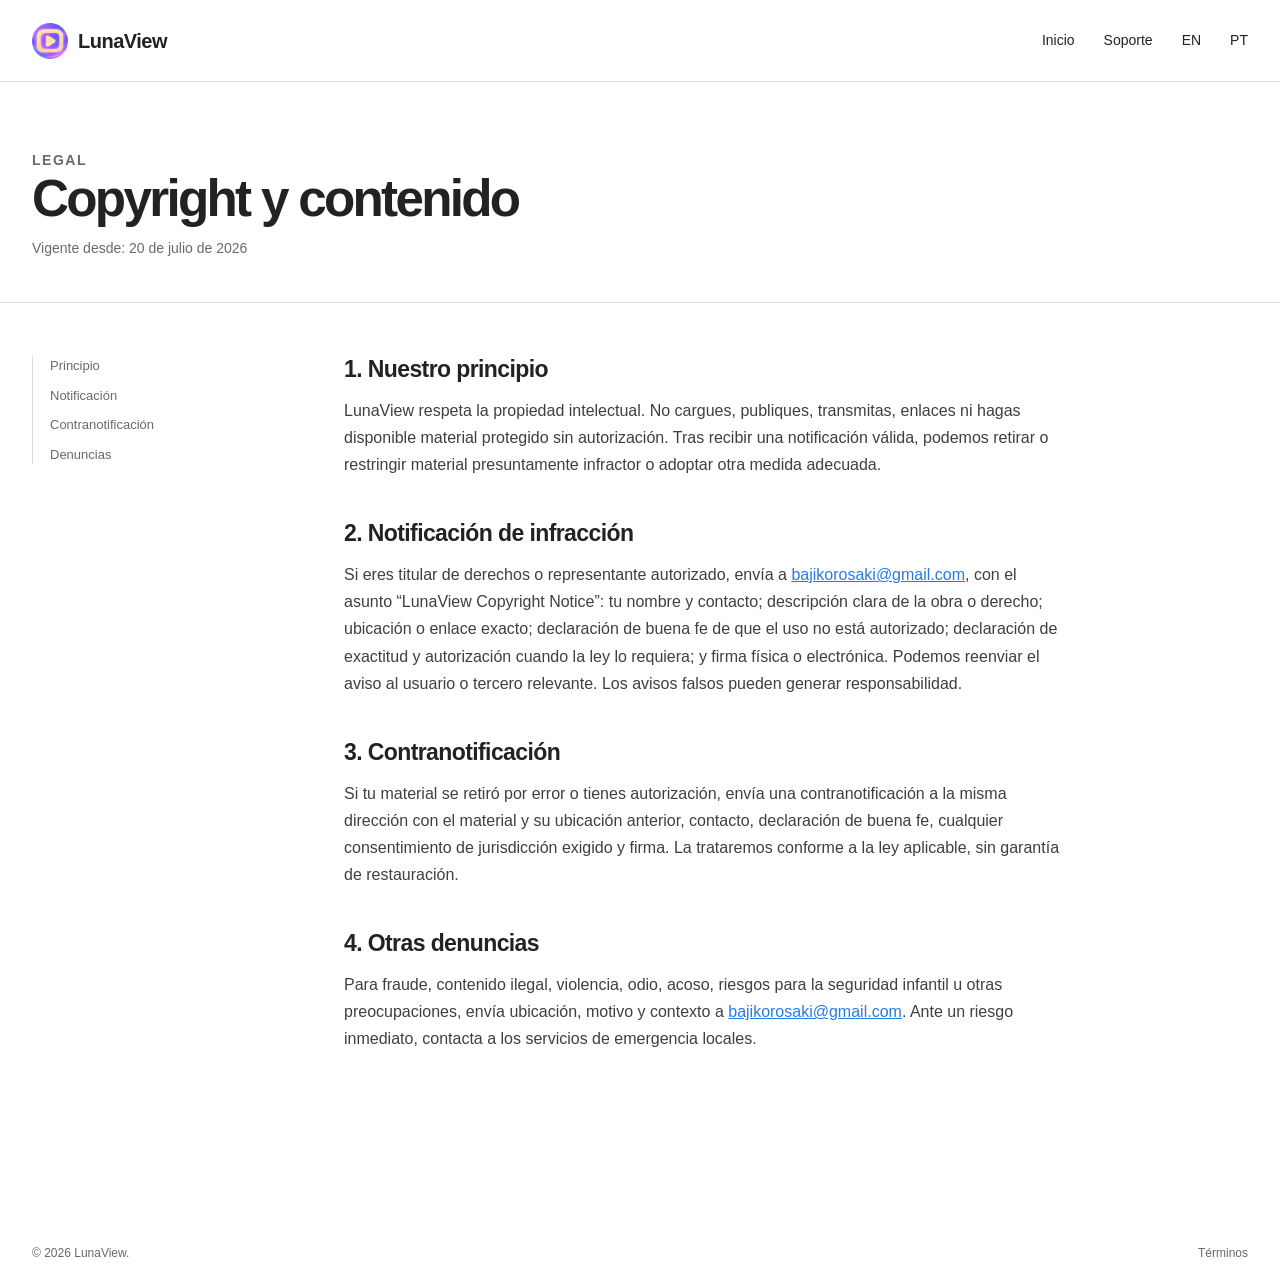
<file: es/copyright.html>
<!doctype html><html lang="es"><head><meta charset="utf-8"><meta name="viewport" content="width=device-width,initial-scale=1"><link rel="canonical" href="https://lunaview.net/es/copyright.html"><link rel="icon" href="../assets/icon-192.png"><title>Copyright y contenido · LunaView</title><link rel="stylesheet" href="../assets/site.css"></head><body><header class="site-header"><nav class="nav shell"><a class="brand" href="index.html"><img src="../assets/icon-192.png" alt="LunaView"><span>LunaView</span></a><div class="nav-links" style="display:flex"><a href="index.html">Inicio</a><a href="support.html">Soporte</a><a href="../copyright.html" lang="en">EN</a><a href="../pt/copyright.html" lang="pt">PT</a></div></nav></header><main><div class="legal-header"><div class="shell"><p class="eyebrow">LEGAL</p><h1>Copyright y contenido</h1><p>Vigente desde: 20 de julio de 2026</p></div></div><div class="legal-layout shell"><aside class="legal-toc"><a href="#approach">Principio</a><a href="#notice">Notificación</a><a href="#counter">Contranotificación</a><a href="#report">Denuncias</a></aside><article class="legal-content"><section id="approach"><h2>1. Nuestro principio</h2><p>LunaView respeta la propiedad intelectual. No cargues, publiques, transmitas, enlaces ni hagas disponible material protegido sin autorización. Tras recibir una notificación válida, podemos retirar o restringir material presuntamente infractor o adoptar otra medida adecuada.</p></section><section id="notice"><h2>2. Notificación de infracción</h2><p>Si eres titular de derechos o representante autorizado, envía a <a href="mailto:bajikorosaki@gmail.com?subject=LunaView%20Copyright%20Notice">bajikorosaki@gmail.com</a>, con el asunto “LunaView Copyright Notice”: tu nombre y contacto; descripción clara de la obra o derecho; ubicación o enlace exacto; declaración de buena fe de que el uso no está autorizado; declaración de exactitud y autorización cuando la ley lo requiera; y firma física o electrónica. Podemos reenviar el aviso al usuario o tercero relevante. Los avisos falsos pueden generar responsabilidad.</p></section><section id="counter"><h2>3. Contranotificación</h2><p>Si tu material se retiró por error o tienes autorización, envía una contranotificación a la misma dirección con el material y su ubicación anterior, contacto, declaración de buena fe, cualquier consentimiento de jurisdicción exigido y firma. La trataremos conforme a la ley aplicable, sin garantía de restauración.</p></section><section id="report"><h2>4. Otras denuncias</h2><p>Para fraude, contenido ilegal, violencia, odio, acoso, riesgos para la seguridad infantil u otras preocupaciones, envía ubicación, motivo y contexto a <a href="mailto:bajikorosaki@gmail.com?subject=LunaView%20Content%20Report">bajikorosaki@gmail.com</a>. Ante un riesgo inmediato, contacta a los servicios de emergencia locales.</p></section></article></div></main><footer class="site-footer shell"><div class="legal-bar"><span>© 2026 LunaView.</span><span><a href="terms.html">Términos</a></span></div></footer></body></html>
</file>
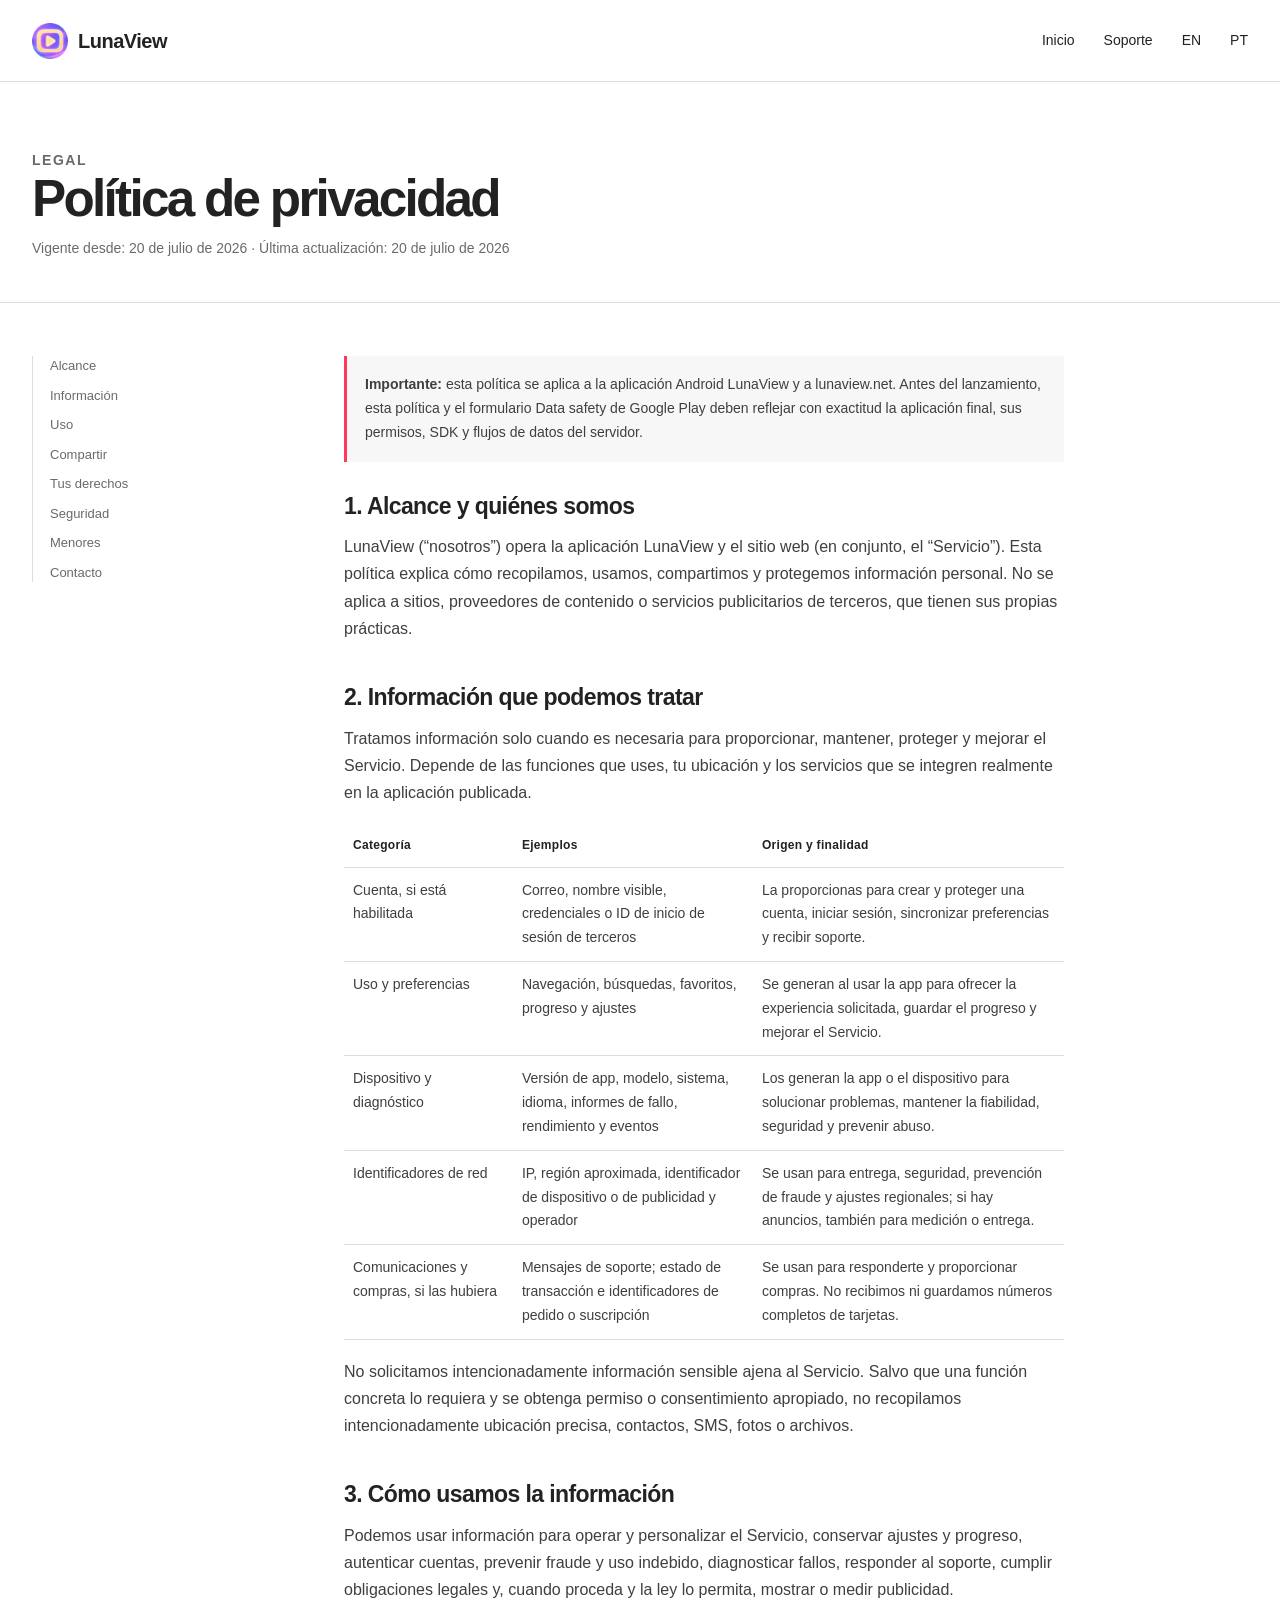
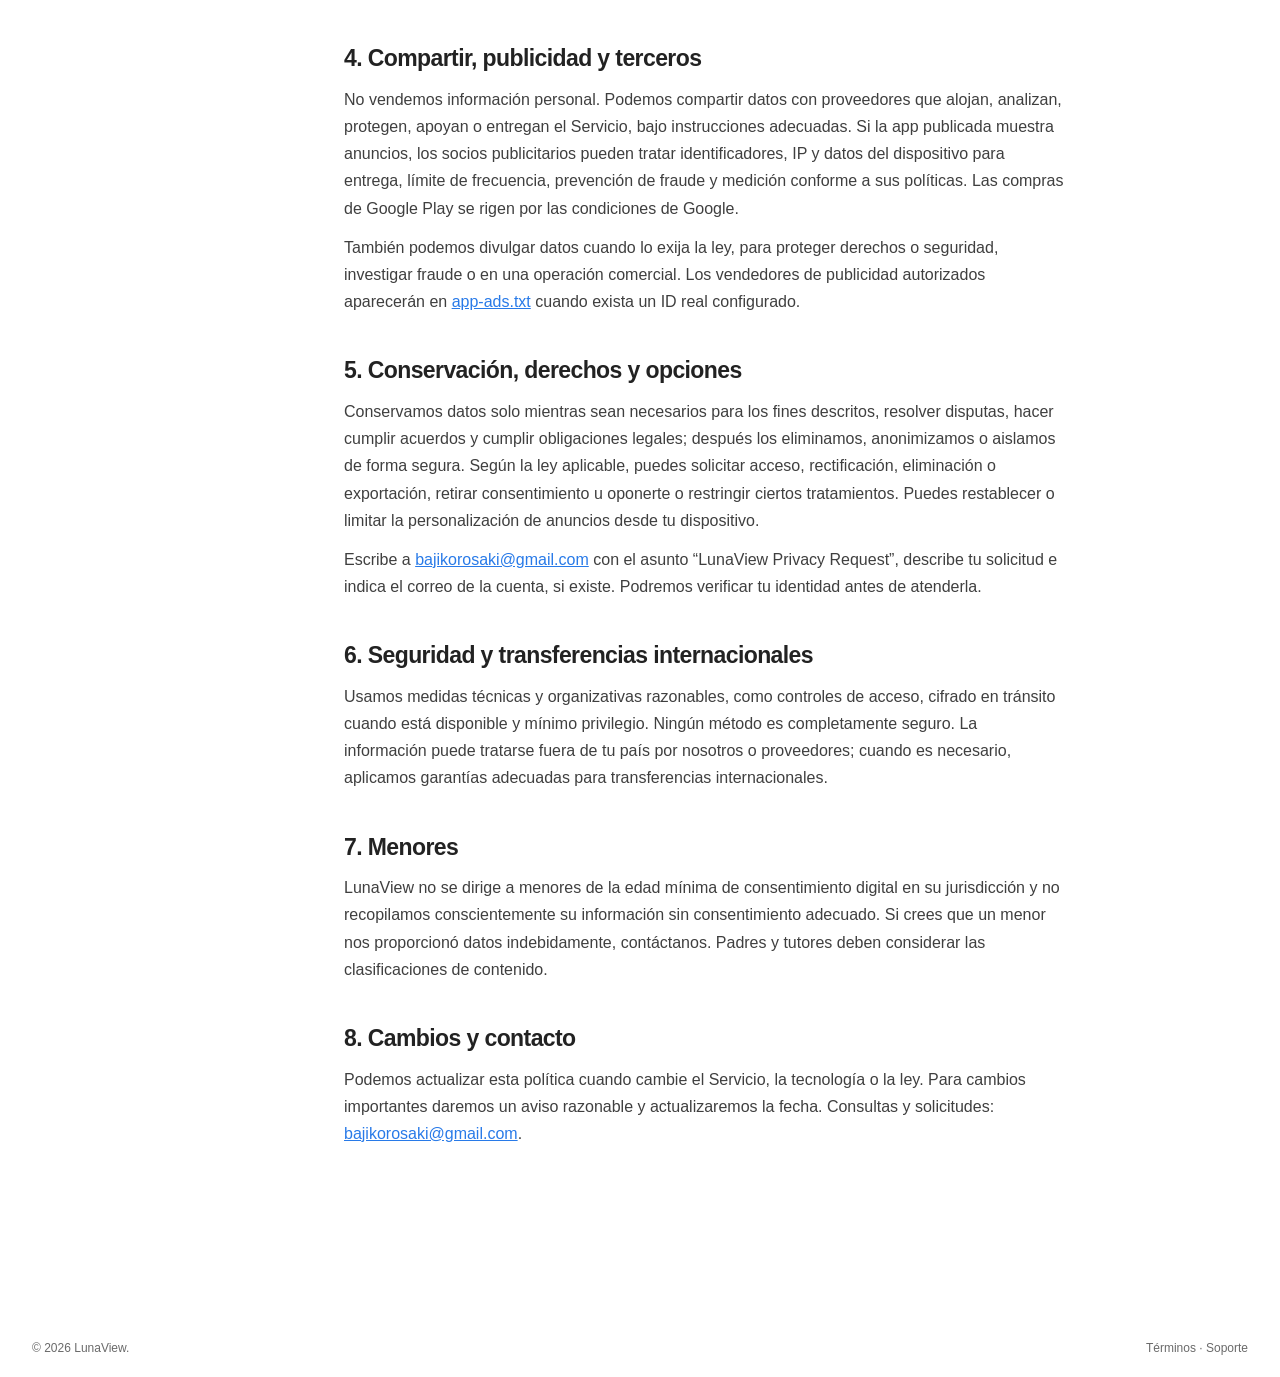
<file: es/privacy-policy.html>
<!doctype html><html lang="es"><head><meta charset="utf-8"><meta name="viewport" content="width=device-width,initial-scale=1"><link rel="canonical" href="https://lunaview.net/es/privacy-policy.html"><link rel="alternate" hreflang="en" href="https://lunaview.net/privacy-policy.html"><link rel="alternate" hreflang="pt-BR" href="https://lunaview.net/pt/privacy-policy.html"><link rel="icon" href="../assets/icon-192.png"><title>Política de privacidad · LunaView</title><link rel="stylesheet" href="../assets/site.css"></head><body><header class="site-header"><nav class="nav shell"><a class="brand" href="index.html"><img src="../assets/icon-192.png" alt="LunaView"><span>LunaView</span></a><div class="nav-links" style="display:flex"><a href="index.html">Inicio</a><a href="support.html">Soporte</a><a href="../privacy-policy.html" lang="en">EN</a><a href="../pt/privacy-policy.html" lang="pt">PT</a></div></nav></header><main><div class="legal-header"><div class="shell"><p class="eyebrow">LEGAL</p><h1>Política de privacidad</h1><p>Vigente desde: 20 de julio de 2026 · Última actualización: 20 de julio de 2026</p></div></div><div class="legal-layout shell"><aside class="legal-toc"><a href="#scope">Alcance</a><a href="#data">Información</a><a href="#use">Uso</a><a href="#sharing">Compartir</a><a href="#rights">Tus derechos</a><a href="#security">Seguridad</a><a href="#children">Menores</a><a href="#contact">Contacto</a></aside><article class="legal-content"><div class="notice"><strong>Importante:</strong> esta política se aplica a la aplicación Android LunaView y a lunaview.net. Antes del lanzamiento, esta política y el formulario Data safety de Google Play deben reflejar con exactitud la aplicación final, sus permisos, SDK y flujos de datos del servidor.</div><section id="scope"><h2>1. Alcance y quiénes somos</h2><p>LunaView (“nosotros”) opera la aplicación LunaView y el sitio web (en conjunto, el “Servicio”). Esta política explica cómo recopilamos, usamos, compartimos y protegemos información personal. No se aplica a sitios, proveedores de contenido o servicios publicitarios de terceros, que tienen sus propias prácticas.</p></section><section id="data"><h2>2. Información que podemos tratar</h2><p>Tratamos información solo cuando es necesaria para proporcionar, mantener, proteger y mejorar el Servicio. Depende de las funciones que uses, tu ubicación y los servicios que se integren realmente en la aplicación publicada.</p><table class="data-table"><thead><tr><th>Categoría</th><th>Ejemplos</th><th>Origen y finalidad</th></tr></thead><tbody><tr><td>Cuenta, si está habilitada</td><td>Correo, nombre visible, credenciales o ID de inicio de sesión de terceros</td><td>La proporcionas para crear y proteger una cuenta, iniciar sesión, sincronizar preferencias y recibir soporte.</td></tr><tr><td>Uso y preferencias</td><td>Navegación, búsquedas, favoritos, progreso y ajustes</td><td>Se generan al usar la app para ofrecer la experiencia solicitada, guardar el progreso y mejorar el Servicio.</td></tr><tr><td>Dispositivo y diagnóstico</td><td>Versión de app, modelo, sistema, idioma, informes de fallo, rendimiento y eventos</td><td>Los generan la app o el dispositivo para solucionar problemas, mantener la fiabilidad, seguridad y prevenir abuso.</td></tr><tr><td>Identificadores de red</td><td>IP, región aproximada, identificador de dispositivo o de publicidad y operador</td><td>Se usan para entrega, seguridad, prevención de fraude y ajustes regionales; si hay anuncios, también para medición o entrega.</td></tr><tr><td>Comunicaciones y compras, si las hubiera</td><td>Mensajes de soporte; estado de transacción e identificadores de pedido o suscripción</td><td>Se usan para responderte y proporcionar compras. No recibimos ni guardamos números completos de tarjetas.</td></tr></tbody></table><p>No solicitamos intencionadamente información sensible ajena al Servicio. Salvo que una función concreta lo requiera y se obtenga permiso o consentimiento apropiado, no recopilamos intencionadamente ubicación precisa, contactos, SMS, fotos o archivos.</p></section><section id="use"><h2>3. Cómo usamos la información</h2><p>Podemos usar información para operar y personalizar el Servicio, conservar ajustes y progreso, autenticar cuentas, prevenir fraude y uso indebido, diagnosticar fallos, responder al soporte, cumplir obligaciones legales y, cuando proceda y la ley lo permita, mostrar o medir publicidad.</p></section><section id="sharing"><h2>4. Compartir, publicidad y terceros</h2><p>No vendemos información personal. Podemos compartir datos con proveedores que alojan, analizan, protegen, apoyan o entregan el Servicio, bajo instrucciones adecuadas. Si la app publicada muestra anuncios, los socios publicitarios pueden tratar identificadores, IP y datos del dispositivo para entrega, límite de frecuencia, prevención de fraude y medición conforme a sus políticas. Las compras de Google Play se rigen por las condiciones de Google.</p><p>También podemos divulgar datos cuando lo exija la ley, para proteger derechos o seguridad, investigar fraude o en una operación comercial. Los vendedores de publicidad autorizados aparecerán en <a href="../app-ads.txt">app-ads.txt</a> cuando exista un ID real configurado.</p></section><section id="rights"><h2>5. Conservación, derechos y opciones</h2><p>Conservamos datos solo mientras sean necesarios para los fines descritos, resolver disputas, hacer cumplir acuerdos y cumplir obligaciones legales; después los eliminamos, anonimizamos o aislamos de forma segura. Según la ley aplicable, puedes solicitar acceso, rectificación, eliminación o exportación, retirar consentimiento u oponerte o restringir ciertos tratamientos. Puedes restablecer o limitar la personalización de anuncios desde tu dispositivo.</p><p>Escribe a <a href="mailto:bajikorosaki@gmail.com?subject=LunaView%20Privacy%20Request">bajikorosaki@gmail.com</a> con el asunto “LunaView Privacy Request”, describe tu solicitud e indica el correo de la cuenta, si existe. Podremos verificar tu identidad antes de atenderla.</p></section><section id="security"><h2>6. Seguridad y transferencias internacionales</h2><p>Usamos medidas técnicas y organizativas razonables, como controles de acceso, cifrado en tránsito cuando está disponible y mínimo privilegio. Ningún método es completamente seguro. La información puede tratarse fuera de tu país por nosotros o proveedores; cuando es necesario, aplicamos garantías adecuadas para transferencias internacionales.</p></section><section id="children"><h2>7. Menores</h2><p>LunaView no se dirige a menores de la edad mínima de consentimiento digital en su jurisdicción y no recopilamos conscientemente su información sin consentimiento adecuado. Si crees que un menor nos proporcionó datos indebidamente, contáctanos. Padres y tutores deben considerar las clasificaciones de contenido.</p></section><section id="contact"><h2>8. Cambios y contacto</h2><p>Podemos actualizar esta política cuando cambie el Servicio, la tecnología o la ley. Para cambios importantes daremos un aviso razonable y actualizaremos la fecha. Consultas y solicitudes: <a href="mailto:bajikorosaki@gmail.com">bajikorosaki@gmail.com</a>.</p></section></article></div></main><footer class="site-footer shell"><div class="legal-bar"><span>© 2026 LunaView.</span><span><a href="terms.html">Términos</a> · <a href="support.html">Soporte</a></span></div></footer></body></html>
</file>
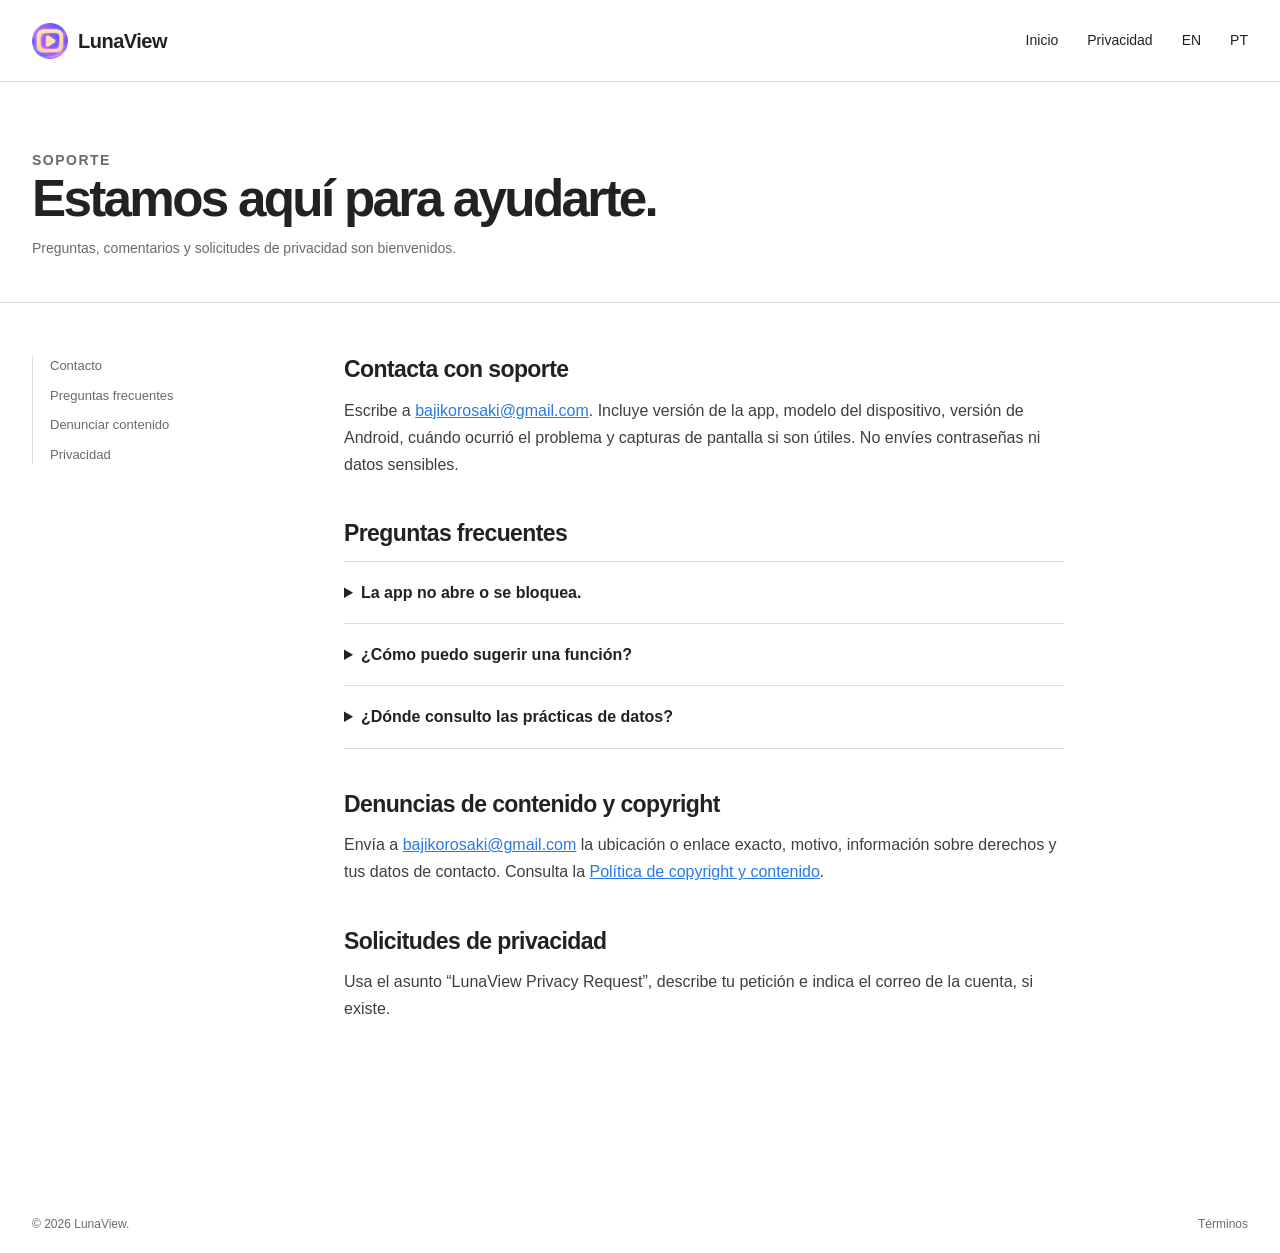
<file: es/support.html>
<!doctype html><html lang="es"><head><meta charset="utf-8"><meta name="viewport" content="width=device-width,initial-scale=1"><link rel="canonical" href="https://lunaview.net/es/support.html"><link rel="icon" href="../assets/icon-192.png"><title>Ayuda y soporte · LunaView</title><link rel="stylesheet" href="../assets/site.css"></head><body><header class="site-header"><nav class="nav shell"><a class="brand" href="index.html"><img src="../assets/icon-192.png" alt="LunaView"><span>LunaView</span></a><div class="nav-links" style="display:flex"><a href="index.html">Inicio</a><a href="privacy-policy.html">Privacidad</a><a href="../support.html" lang="en">EN</a><a href="../pt/support.html" lang="pt">PT</a></div></nav></header><main><div class="legal-header"><div class="shell"><p class="eyebrow">SOPORTE</p><h1>Estamos aquí para ayudarte.</h1><p>Preguntas, comentarios y solicitudes de privacidad son bienvenidos.</p></div></div><div class="legal-layout shell"><aside class="legal-toc"><a href="#contact">Contacto</a><a href="#faq">Preguntas frecuentes</a><a href="#report">Denunciar contenido</a><a href="#privacy">Privacidad</a></aside><article class="legal-content"><section id="contact"><h2>Contacta con soporte</h2><p>Escribe a <a href="mailto:bajikorosaki@gmail.com?subject=LunaView%20Support">bajikorosaki@gmail.com</a>. Incluye versión de la app, modelo del dispositivo, versión de Android, cuándo ocurrió el problema y capturas de pantalla si son útiles. No envíes contraseñas ni datos sensibles.</p></section><section id="faq"><h2>Preguntas frecuentes</h2><div class="faq"><details><summary>La app no abre o se bloquea.</summary><p>Reinicia la app, revisa tu conexión y busca una actualización en Google Play. Si continúa, envíanos el modelo, la versión de Android y los pasos previos al problema.</p></details><details><summary>¿Cómo puedo sugerir una función?</summary><p>Envía por correo la experiencia que te gustaría ver y el contexto de uso. Leemos todas las sugerencias, aunque no podemos prometer un plazo concreto.</p></details><details><summary>¿Dónde consulto las prácticas de datos?</summary><p>Lee la <a href="privacy-policy.html">Política de privacidad</a>. Las solicitudes de acceso, corrección o eliminación se pueden enviar por correo.</p></details></div></section><section id="report"><h2>Denuncias de contenido y copyright</h2><p>Envía a <a href="mailto:bajikorosaki@gmail.com?subject=LunaView%20Content%20Report">bajikorosaki@gmail.com</a> la ubicación o enlace exacto, motivo, información sobre derechos y tus datos de contacto. Consulta la <a href="copyright.html">Política de copyright y contenido</a>.</p></section><section id="privacy"><h2>Solicitudes de privacidad</h2><p>Usa el asunto “LunaView Privacy Request”, describe tu petición e indica el correo de la cuenta, si existe.</p></section></article></div></main><footer class="site-footer shell"><div class="legal-bar"><span>© 2026 LunaView.</span><span><a href="terms.html">Términos</a></span></div></footer></body></html>
</file>
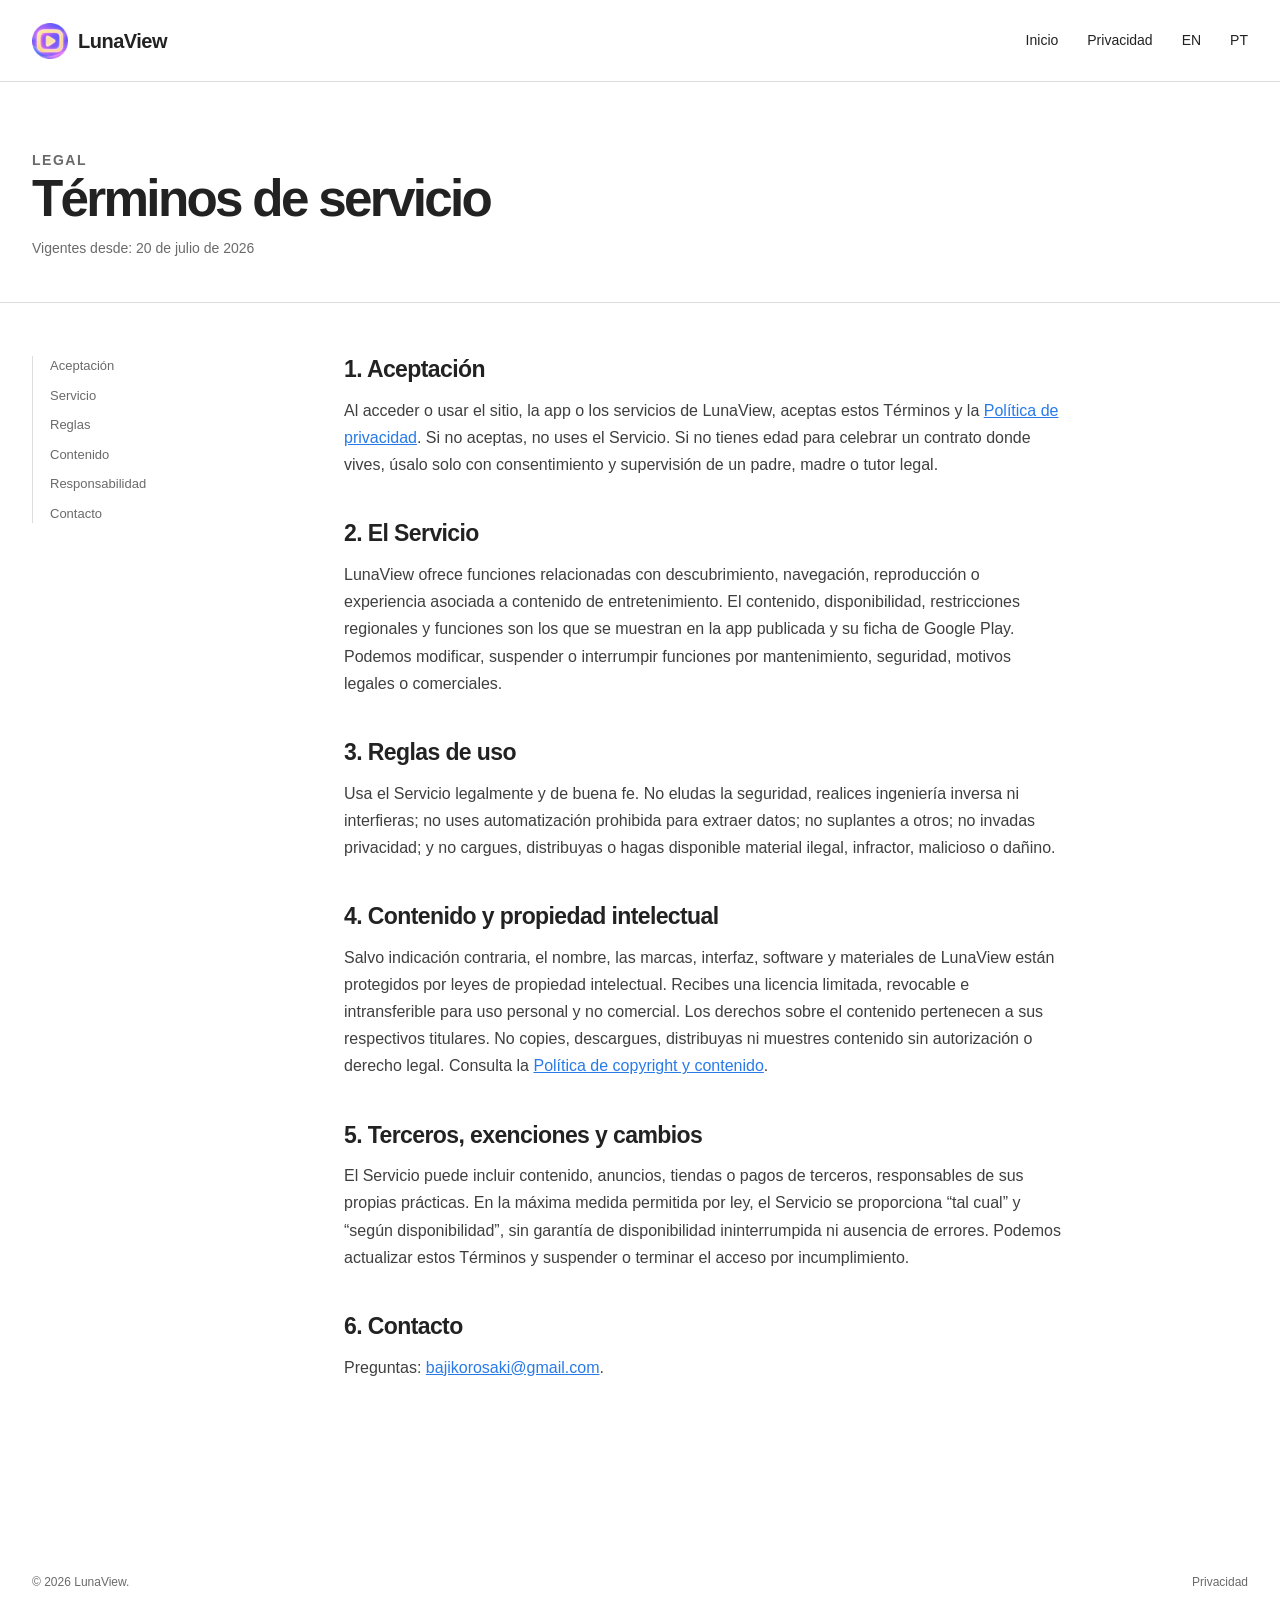
<file: es/terms.html>
<!doctype html><html lang="es"><head><meta charset="utf-8"><meta name="viewport" content="width=device-width,initial-scale=1"><link rel="canonical" href="https://lunaview.net/es/terms.html"><link rel="icon" href="../assets/icon-192.png"><title>Términos de servicio · LunaView</title><link rel="stylesheet" href="../assets/site.css"></head><body><header class="site-header"><nav class="nav shell"><a class="brand" href="index.html"><img src="../assets/icon-192.png" alt="LunaView"><span>LunaView</span></a><div class="nav-links" style="display:flex"><a href="index.html">Inicio</a><a href="privacy-policy.html">Privacidad</a><a href="../terms.html" lang="en">EN</a><a href="../pt/terms.html" lang="pt">PT</a></div></nav></header><main><div class="legal-header"><div class="shell"><p class="eyebrow">LEGAL</p><h1>Términos de servicio</h1><p>Vigentes desde: 20 de julio de 2026</p></div></div><div class="legal-layout shell"><aside class="legal-toc"><a href="#accept">Aceptación</a><a href="#service">Servicio</a><a href="#rules">Reglas</a><a href="#content">Contenido</a><a href="#liability">Responsabilidad</a><a href="#contact">Contacto</a></aside><article class="legal-content"><section id="accept"><h2>1. Aceptación</h2><p>Al acceder o usar el sitio, la app o los servicios de LunaView, aceptas estos Términos y la <a href="privacy-policy.html">Política de privacidad</a>. Si no aceptas, no uses el Servicio. Si no tienes edad para celebrar un contrato donde vives, úsalo solo con consentimiento y supervisión de un padre, madre o tutor legal.</p></section><section id="service"><h2>2. El Servicio</h2><p>LunaView ofrece funciones relacionadas con descubrimiento, navegación, reproducción o experiencia asociada a contenido de entretenimiento. El contenido, disponibilidad, restricciones regionales y funciones son los que se muestran en la app publicada y su ficha de Google Play. Podemos modificar, suspender o interrumpir funciones por mantenimiento, seguridad, motivos legales o comerciales.</p></section><section id="rules"><h2>3. Reglas de uso</h2><p>Usa el Servicio legalmente y de buena fe. No eludas la seguridad, realices ingeniería inversa ni interfieras; no uses automatización prohibida para extraer datos; no suplantes a otros; no invadas privacidad; y no cargues, distribuyas o hagas disponible material ilegal, infractor, malicioso o dañino.</p></section><section id="content"><h2>4. Contenido y propiedad intelectual</h2><p>Salvo indicación contraria, el nombre, las marcas, interfaz, software y materiales de LunaView están protegidos por leyes de propiedad intelectual. Recibes una licencia limitada, revocable e intransferible para uso personal y no comercial. Los derechos sobre el contenido pertenecen a sus respectivos titulares. No copies, descargues, distribuyas ni muestres contenido sin autorización o derecho legal. Consulta la <a href="copyright.html">Política de copyright y contenido</a>.</p></section><section id="liability"><h2>5. Terceros, exenciones y cambios</h2><p>El Servicio puede incluir contenido, anuncios, tiendas o pagos de terceros, responsables de sus propias prácticas. En la máxima medida permitida por ley, el Servicio se proporciona “tal cual” y “según disponibilidad”, sin garantía de disponibilidad ininterrumpida ni ausencia de errores. Podemos actualizar estos Términos y suspender o terminar el acceso por incumplimiento.</p></section><section id="contact"><h2>6. Contacto</h2><p>Preguntas: <a href="mailto:bajikorosaki@gmail.com">bajikorosaki@gmail.com</a>.</p></section></article></div></main><footer class="site-footer shell"><div class="legal-bar"><span>© 2026 LunaView.</span><span><a href="privacy-policy.html">Privacidad</a></span></div></footer></body></html>
</file>
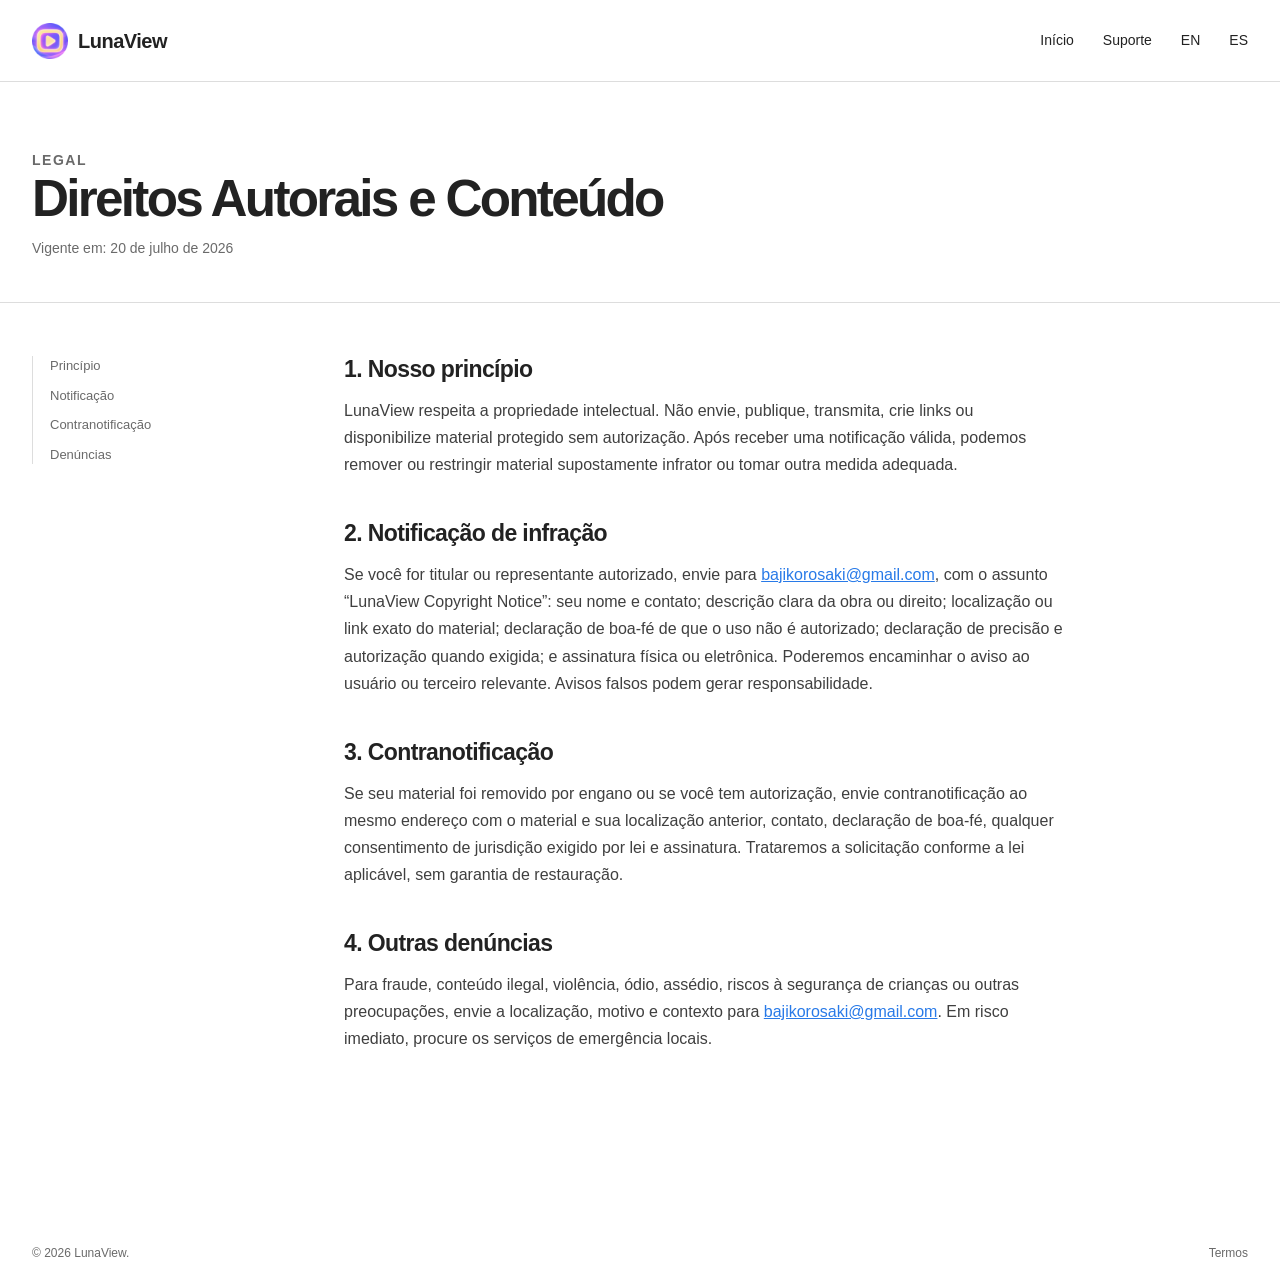
<file: pt/copyright.html>
<!doctype html><html lang="pt-BR"><head><meta charset="utf-8"><meta name="viewport" content="width=device-width,initial-scale=1"><link rel="canonical" href="https://lunaview.net/pt/copyright.html"><link rel="icon" href="../assets/icon-192.png"><title>Direitos Autorais e Conteúdo · LunaView</title><link rel="stylesheet" href="../assets/site.css"></head><body><header class="site-header"><nav class="nav shell"><a class="brand" href="index.html"><img src="../assets/icon-192.png" alt="LunaView"><span>LunaView</span></a><div class="nav-links" style="display:flex"><a href="index.html">Início</a><a href="support.html">Suporte</a><a href="../copyright.html" lang="en">EN</a><a href="../es/copyright.html" lang="es">ES</a></div></nav></header><main><div class="legal-header"><div class="shell"><p class="eyebrow">LEGAL</p><h1>Direitos Autorais e Conteúdo</h1><p>Vigente em: 20 de julho de 2026</p></div></div><div class="legal-layout shell"><aside class="legal-toc"><a href="#approach">Princípio</a><a href="#notice">Notificação</a><a href="#counter">Contranotificação</a><a href="#report">Denúncias</a></aside><article class="legal-content"><section id="approach"><h2>1. Nosso princípio</h2><p>LunaView respeita a propriedade intelectual. Não envie, publique, transmita, crie links ou disponibilize material protegido sem autorização. Após receber uma notificação válida, podemos remover ou restringir material supostamente infrator ou tomar outra medida adequada.</p></section><section id="notice"><h2>2. Notificação de infração</h2><p>Se você for titular ou representante autorizado, envie para <a href="mailto:bajikorosaki@gmail.com?subject=LunaView%20Copyright%20Notice">bajikorosaki@gmail.com</a>, com o assunto “LunaView Copyright Notice”: seu nome e contato; descrição clara da obra ou direito; localização ou link exato do material; declaração de boa-fé de que o uso não é autorizado; declaração de precisão e autorização quando exigida; e assinatura física ou eletrônica. Poderemos encaminhar o aviso ao usuário ou terceiro relevante. Avisos falsos podem gerar responsabilidade.</p></section><section id="counter"><h2>3. Contranotificação</h2><p>Se seu material foi removido por engano ou se você tem autorização, envie contranotificação ao mesmo endereço com o material e sua localização anterior, contato, declaração de boa-fé, qualquer consentimento de jurisdição exigido por lei e assinatura. Trataremos a solicitação conforme a lei aplicável, sem garantia de restauração.</p></section><section id="report"><h2>4. Outras denúncias</h2><p>Para fraude, conteúdo ilegal, violência, ódio, assédio, riscos à segurança de crianças ou outras preocupações, envie a localização, motivo e contexto para <a href="mailto:bajikorosaki@gmail.com?subject=LunaView%20Content%20Report">bajikorosaki@gmail.com</a>. Em risco imediato, procure os serviços de emergência locais.</p></section></article></div></main><footer class="site-footer shell"><div class="legal-bar"><span>© 2026 LunaView.</span><span><a href="terms.html">Termos</a></span></div></footer></body></html>
</file>
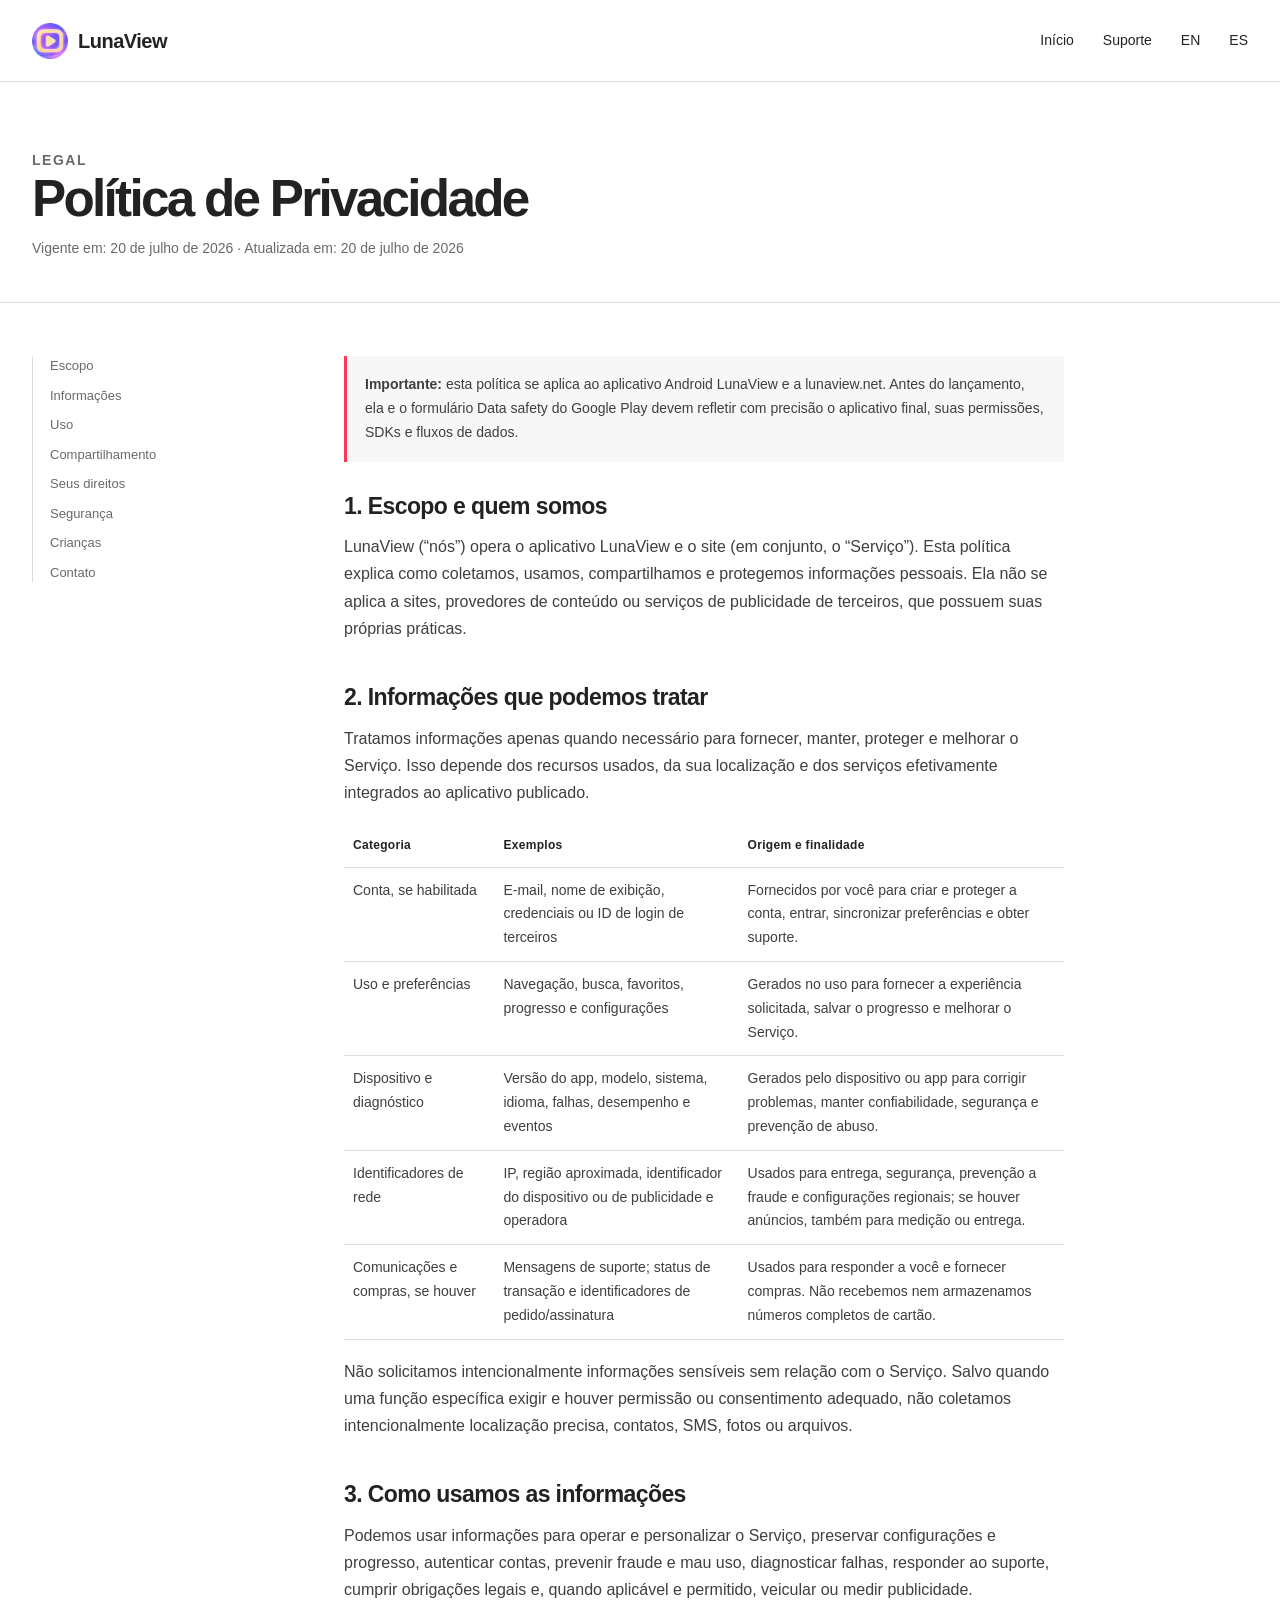
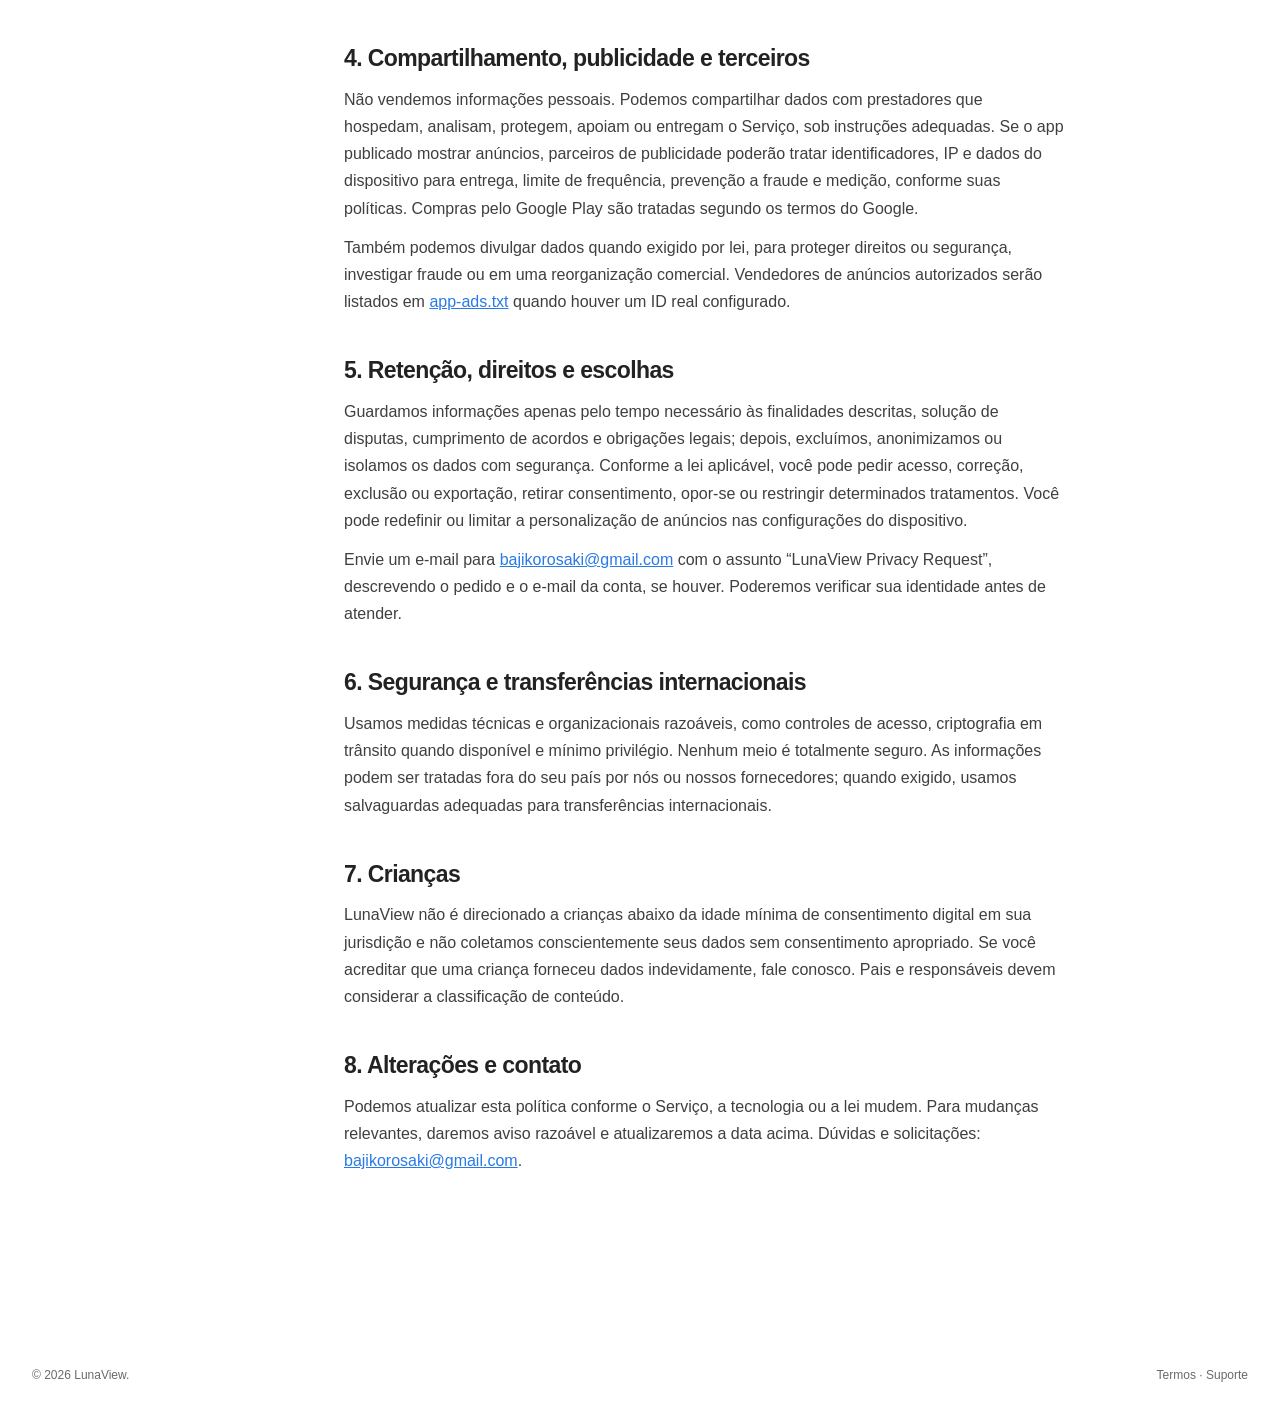
<file: pt/privacy-policy.html>
<!doctype html><html lang="pt-BR"><head><meta charset="utf-8"><meta name="viewport" content="width=device-width,initial-scale=1"><link rel="canonical" href="https://lunaview.net/pt/privacy-policy.html"><link rel="alternate" hreflang="en" href="https://lunaview.net/privacy-policy.html"><link rel="alternate" hreflang="es" href="https://lunaview.net/es/privacy-policy.html"><link rel="icon" href="../assets/icon-192.png"><title>Política de Privacidade · LunaView</title><link rel="stylesheet" href="../assets/site.css"></head><body><header class="site-header"><nav class="nav shell"><a class="brand" href="index.html"><img src="../assets/icon-192.png" alt="LunaView"><span>LunaView</span></a><div class="nav-links" style="display:flex"><a href="index.html">Início</a><a href="support.html">Suporte</a><a href="../privacy-policy.html" lang="en">EN</a><a href="../es/privacy-policy.html" lang="es">ES</a></div></nav></header><main><div class="legal-header"><div class="shell"><p class="eyebrow">LEGAL</p><h1>Política de Privacidade</h1><p>Vigente em: 20 de julho de 2026 · Atualizada em: 20 de julho de 2026</p></div></div><div class="legal-layout shell"><aside class="legal-toc"><a href="#scope">Escopo</a><a href="#data">Informações</a><a href="#use">Uso</a><a href="#sharing">Compartilhamento</a><a href="#rights">Seus direitos</a><a href="#security">Segurança</a><a href="#children">Crianças</a><a href="#contact">Contato</a></aside><article class="legal-content"><div class="notice"><strong>Importante:</strong> esta política se aplica ao aplicativo Android LunaView e a lunaview.net. Antes do lançamento, ela e o formulário Data safety do Google Play devem refletir com precisão o aplicativo final, suas permissões, SDKs e fluxos de dados.</div><section id="scope"><h2>1. Escopo e quem somos</h2><p>LunaView (“nós”) opera o aplicativo LunaView e o site (em conjunto, o “Serviço”). Esta política explica como coletamos, usamos, compartilhamos e protegemos informações pessoais. Ela não se aplica a sites, provedores de conteúdo ou serviços de publicidade de terceiros, que possuem suas próprias práticas.</p></section><section id="data"><h2>2. Informações que podemos tratar</h2><p>Tratamos informações apenas quando necessário para fornecer, manter, proteger e melhorar o Serviço. Isso depende dos recursos usados, da sua localização e dos serviços efetivamente integrados ao aplicativo publicado.</p><table class="data-table"><thead><tr><th>Categoria</th><th>Exemplos</th><th>Origem e finalidade</th></tr></thead><tbody><tr><td>Conta, se habilitada</td><td>E-mail, nome de exibição, credenciais ou ID de login de terceiros</td><td>Fornecidos por você para criar e proteger a conta, entrar, sincronizar preferências e obter suporte.</td></tr><tr><td>Uso e preferências</td><td>Navegação, busca, favoritos, progresso e configurações</td><td>Gerados no uso para fornecer a experiência solicitada, salvar o progresso e melhorar o Serviço.</td></tr><tr><td>Dispositivo e diagnóstico</td><td>Versão do app, modelo, sistema, idioma, falhas, desempenho e eventos</td><td>Gerados pelo dispositivo ou app para corrigir problemas, manter confiabilidade, segurança e prevenção de abuso.</td></tr><tr><td>Identificadores de rede</td><td>IP, região aproximada, identificador do dispositivo ou de publicidade e operadora</td><td>Usados para entrega, segurança, prevenção a fraude e configurações regionais; se houver anúncios, também para medição ou entrega.</td></tr><tr><td>Comunicações e compras, se houver</td><td>Mensagens de suporte; status de transação e identificadores de pedido/assinatura</td><td>Usados para responder a você e fornecer compras. Não recebemos nem armazenamos números completos de cartão.</td></tr></tbody></table><p>Não solicitamos intencionalmente informações sensíveis sem relação com o Serviço. Salvo quando uma função específica exigir e houver permissão ou consentimento adequado, não coletamos intencionalmente localização precisa, contatos, SMS, fotos ou arquivos.</p></section><section id="use"><h2>3. Como usamos as informações</h2><p>Podemos usar informações para operar e personalizar o Serviço, preservar configurações e progresso, autenticar contas, prevenir fraude e mau uso, diagnosticar falhas, responder ao suporte, cumprir obrigações legais e, quando aplicável e permitido, veicular ou medir publicidade.</p></section><section id="sharing"><h2>4. Compartilhamento, publicidade e terceiros</h2><p>Não vendemos informações pessoais. Podemos compartilhar dados com prestadores que hospedam, analisam, protegem, apoiam ou entregam o Serviço, sob instruções adequadas. Se o app publicado mostrar anúncios, parceiros de publicidade poderão tratar identificadores, IP e dados do dispositivo para entrega, limite de frequência, prevenção a fraude e medição, conforme suas políticas. Compras pelo Google Play são tratadas segundo os termos do Google.</p><p>Também podemos divulgar dados quando exigido por lei, para proteger direitos ou segurança, investigar fraude ou em uma reorganização comercial. Vendedores de anúncios autorizados serão listados em <a href="../app-ads.txt">app-ads.txt</a> quando houver um ID real configurado.</p></section><section id="rights"><h2>5. Retenção, direitos e escolhas</h2><p>Guardamos informações apenas pelo tempo necessário às finalidades descritas, solução de disputas, cumprimento de acordos e obrigações legais; depois, excluímos, anonimizamos ou isolamos os dados com segurança. Conforme a lei aplicável, você pode pedir acesso, correção, exclusão ou exportação, retirar consentimento, opor-se ou restringir determinados tratamentos. Você pode redefinir ou limitar a personalização de anúncios nas configurações do dispositivo.</p><p>Envie um e-mail para <a href="mailto:bajikorosaki@gmail.com?subject=LunaView%20Privacy%20Request">bajikorosaki@gmail.com</a> com o assunto “LunaView Privacy Request”, descrevendo o pedido e o e-mail da conta, se houver. Poderemos verificar sua identidade antes de atender.</p></section><section id="security"><h2>6. Segurança e transferências internacionais</h2><p>Usamos medidas técnicas e organizacionais razoáveis, como controles de acesso, criptografia em trânsito quando disponível e mínimo privilégio. Nenhum meio é totalmente seguro. As informações podem ser tratadas fora do seu país por nós ou nossos fornecedores; quando exigido, usamos salvaguardas adequadas para transferências internacionais.</p></section><section id="children"><h2>7. Crianças</h2><p>LunaView não é direcionado a crianças abaixo da idade mínima de consentimento digital em sua jurisdição e não coletamos conscientemente seus dados sem consentimento apropriado. Se você acreditar que uma criança forneceu dados indevidamente, fale conosco. Pais e responsáveis devem considerar a classificação de conteúdo.</p></section><section id="contact"><h2>8. Alterações e contato</h2><p>Podemos atualizar esta política conforme o Serviço, a tecnologia ou a lei mudem. Para mudanças relevantes, daremos aviso razoável e atualizaremos a data acima. Dúvidas e solicitações: <a href="mailto:bajikorosaki@gmail.com">bajikorosaki@gmail.com</a>.</p></section></article></div></main><footer class="site-footer shell"><div class="legal-bar"><span>© 2026 LunaView.</span><span><a href="terms.html">Termos</a> · <a href="support.html">Suporte</a></span></div></footer></body></html>
</file>
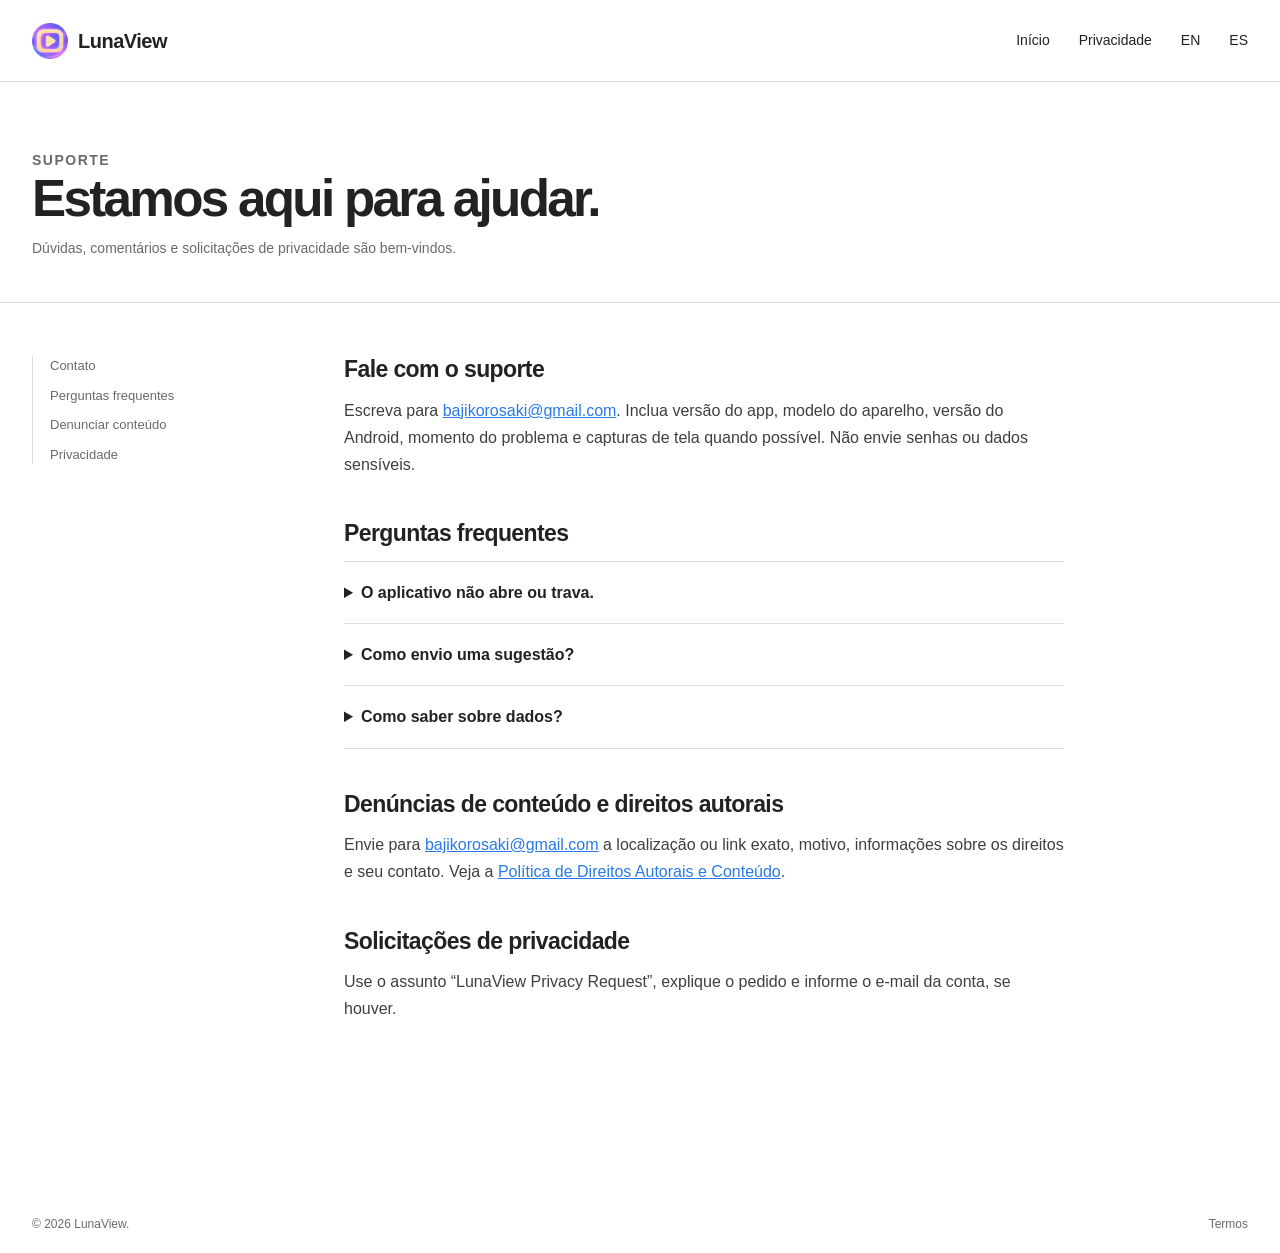
<file: pt/support.html>
<!doctype html><html lang="pt-BR"><head><meta charset="utf-8"><meta name="viewport" content="width=device-width,initial-scale=1"><link rel="canonical" href="https://lunaview.net/pt/support.html"><link rel="icon" href="../assets/icon-192.png"><title>Ajuda e Suporte · LunaView</title><link rel="stylesheet" href="../assets/site.css"></head><body><header class="site-header"><nav class="nav shell"><a class="brand" href="index.html"><img src="../assets/icon-192.png" alt="LunaView"><span>LunaView</span></a><div class="nav-links" style="display:flex"><a href="index.html">Início</a><a href="privacy-policy.html">Privacidade</a><a href="../support.html" lang="en">EN</a><a href="../es/support.html" lang="es">ES</a></div></nav></header><main><div class="legal-header"><div class="shell"><p class="eyebrow">SUPORTE</p><h1>Estamos aqui para ajudar.</h1><p>Dúvidas, comentários e solicitações de privacidade são bem-vindos.</p></div></div><div class="legal-layout shell"><aside class="legal-toc"><a href="#contact">Contato</a><a href="#faq">Perguntas frequentes</a><a href="#report">Denunciar conteúdo</a><a href="#privacy">Privacidade</a></aside><article class="legal-content"><section id="contact"><h2>Fale com o suporte</h2><p>Escreva para <a href="mailto:bajikorosaki@gmail.com?subject=LunaView%20Support">bajikorosaki@gmail.com</a>. Inclua versão do app, modelo do aparelho, versão do Android, momento do problema e capturas de tela quando possível. Não envie senhas ou dados sensíveis.</p></section><section id="faq"><h2>Perguntas frequentes</h2><div class="faq"><details><summary>O aplicativo não abre ou trava.</summary><p>Reinicie o app, verifique a conexão e procure uma atualização no Google Play. Se continuar, envie modelo do aparelho, Android e os passos que levaram ao problema.</p></details><details><summary>Como envio uma sugestão?</summary><p>Envie por e-mail a experiência que você gostaria de ver e o contexto de uso. Lemos cada sugestão, mas não garantimos um prazo específico.</p></details><details><summary>Como saber sobre dados?</summary><p>Leia a <a href="privacy-policy.html">Política de Privacidade</a>. Solicitações de acesso, correção ou exclusão podem ser enviadas por e-mail.</p></details></div></section><section id="report"><h2>Denúncias de conteúdo e direitos autorais</h2><p>Envie para <a href="mailto:bajikorosaki@gmail.com?subject=LunaView%20Content%20Report">bajikorosaki@gmail.com</a> a localização ou link exato, motivo, informações sobre os direitos e seu contato. Veja a <a href="copyright.html">Política de Direitos Autorais e Conteúdo</a>.</p></section><section id="privacy"><h2>Solicitações de privacidade</h2><p>Use o assunto “LunaView Privacy Request”, explique o pedido e informe o e-mail da conta, se houver.</p></section></article></div></main><footer class="site-footer shell"><div class="legal-bar"><span>© 2026 LunaView.</span><span><a href="terms.html">Termos</a></span></div></footer></body></html>
</file>
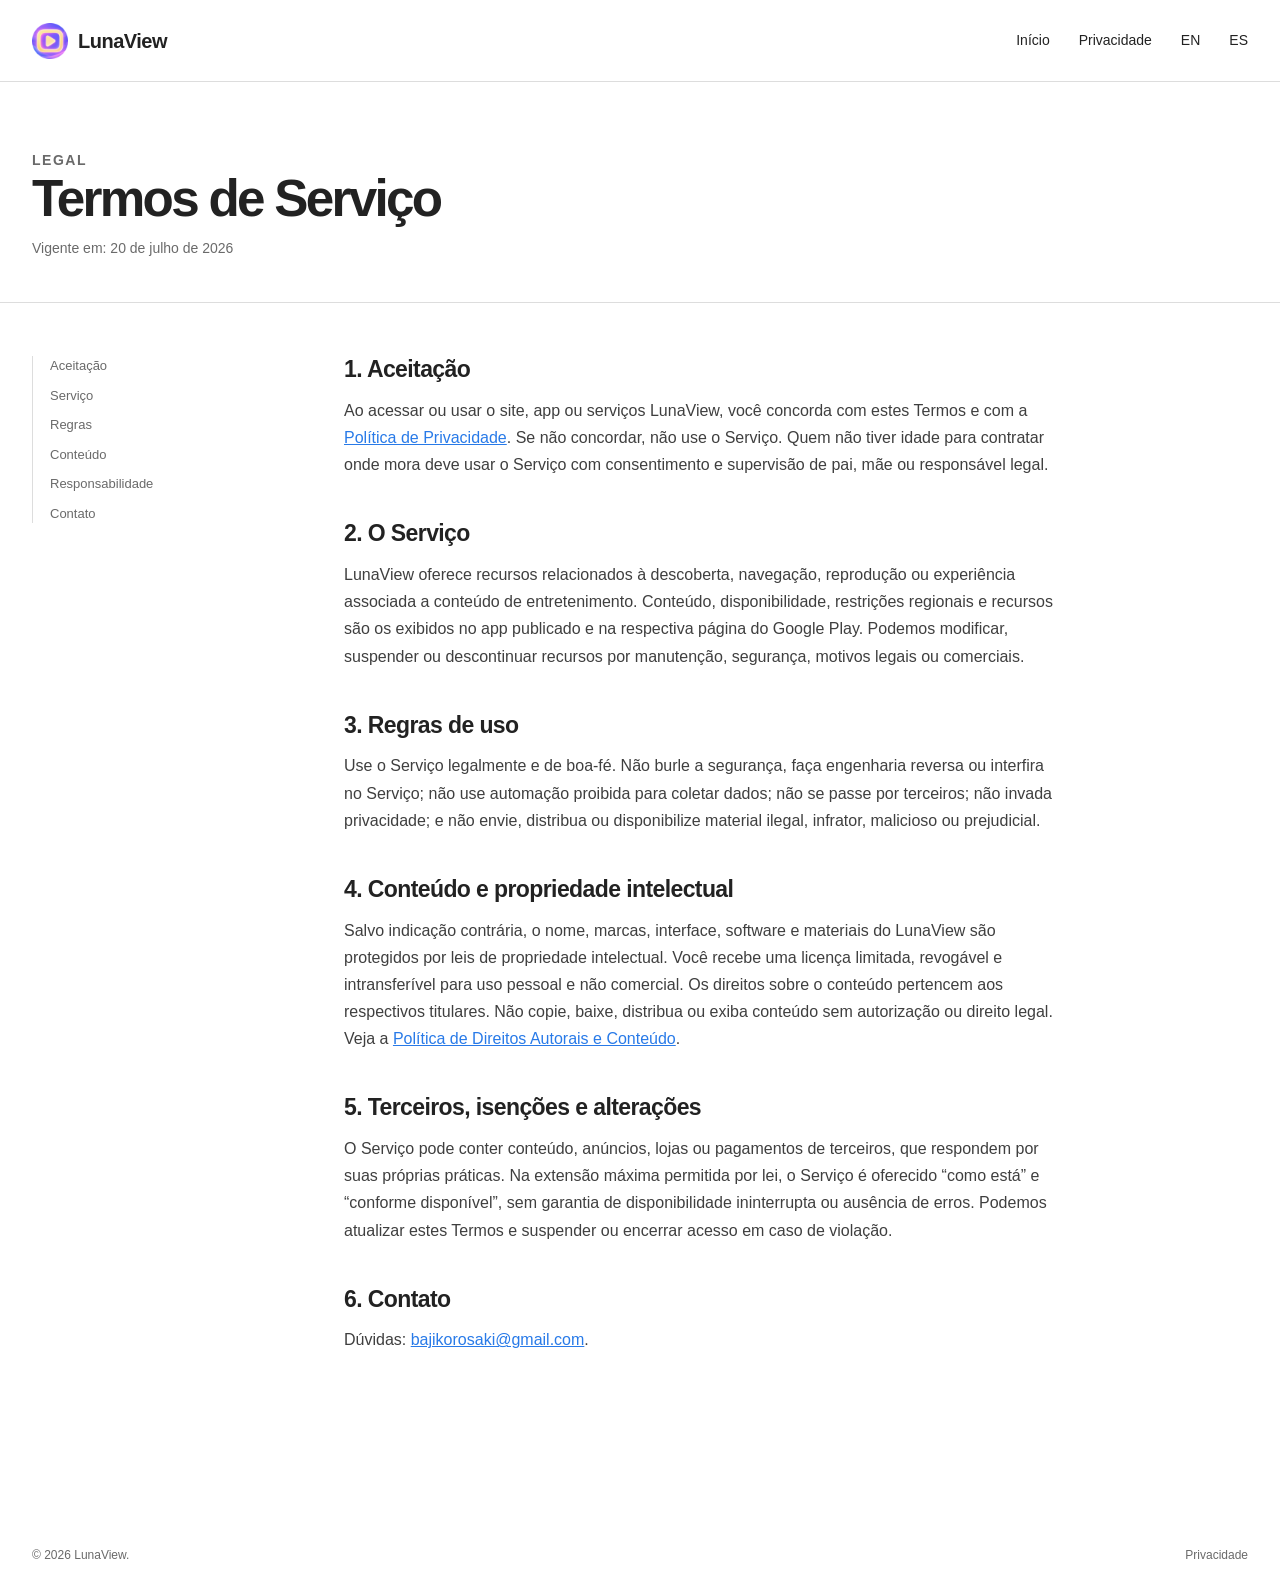
<file: pt/terms.html>
<!doctype html><html lang="pt-BR"><head><meta charset="utf-8"><meta name="viewport" content="width=device-width,initial-scale=1"><link rel="canonical" href="https://lunaview.net/pt/terms.html"><link rel="icon" href="../assets/icon-192.png"><title>Termos de Serviço · LunaView</title><link rel="stylesheet" href="../assets/site.css"></head><body><header class="site-header"><nav class="nav shell"><a class="brand" href="index.html"><img src="../assets/icon-192.png" alt="LunaView"><span>LunaView</span></a><div class="nav-links" style="display:flex"><a href="index.html">Início</a><a href="privacy-policy.html">Privacidade</a><a href="../terms.html" lang="en">EN</a><a href="../es/terms.html" lang="es">ES</a></div></nav></header><main><div class="legal-header"><div class="shell"><p class="eyebrow">LEGAL</p><h1>Termos de Serviço</h1><p>Vigente em: 20 de julho de 2026</p></div></div><div class="legal-layout shell"><aside class="legal-toc"><a href="#accept">Aceitação</a><a href="#service">Serviço</a><a href="#rules">Regras</a><a href="#content">Conteúdo</a><a href="#liability">Responsabilidade</a><a href="#contact">Contato</a></aside><article class="legal-content"><section id="accept"><h2>1. Aceitação</h2><p>Ao acessar ou usar o site, app ou serviços LunaView, você concorda com estes Termos e com a <a href="privacy-policy.html">Política de Privacidade</a>. Se não concordar, não use o Serviço. Quem não tiver idade para contratar onde mora deve usar o Serviço com consentimento e supervisão de pai, mãe ou responsável legal.</p></section><section id="service"><h2>2. O Serviço</h2><p>LunaView oferece recursos relacionados à descoberta, navegação, reprodução ou experiência associada a conteúdo de entretenimento. Conteúdo, disponibilidade, restrições regionais e recursos são os exibidos no app publicado e na respectiva página do Google Play. Podemos modificar, suspender ou descontinuar recursos por manutenção, segurança, motivos legais ou comerciais.</p></section><section id="rules"><h2>3. Regras de uso</h2><p>Use o Serviço legalmente e de boa-fé. Não burle a segurança, faça engenharia reversa ou interfira no Serviço; não use automação proibida para coletar dados; não se passe por terceiros; não invada privacidade; e não envie, distribua ou disponibilize material ilegal, infrator, malicioso ou prejudicial.</p></section><section id="content"><h2>4. Conteúdo e propriedade intelectual</h2><p>Salvo indicação contrária, o nome, marcas, interface, software e materiais do LunaView são protegidos por leis de propriedade intelectual. Você recebe uma licença limitada, revogável e intransferível para uso pessoal e não comercial. Os direitos sobre o conteúdo pertencem aos respectivos titulares. Não copie, baixe, distribua ou exiba conteúdo sem autorização ou direito legal. Veja a <a href="copyright.html">Política de Direitos Autorais e Conteúdo</a>.</p></section><section id="liability"><h2>5. Terceiros, isenções e alterações</h2><p>O Serviço pode conter conteúdo, anúncios, lojas ou pagamentos de terceiros, que respondem por suas próprias práticas. Na extensão máxima permitida por lei, o Serviço é oferecido “como está” e “conforme disponível”, sem garantia de disponibilidade ininterrupta ou ausência de erros. Podemos atualizar estes Termos e suspender ou encerrar acesso em caso de violação.</p></section><section id="contact"><h2>6. Contato</h2><p>Dúvidas: <a href="mailto:bajikorosaki@gmail.com">bajikorosaki@gmail.com</a>.</p></section></article></div></main><footer class="site-footer shell"><div class="legal-bar"><span>© 2026 LunaView.</span><span><a href="privacy-policy.html">Privacidade</a></span></div></footer></body></html>
</file>
<file: assets/site.css>
:root{--accent:#ff385c;--accent-dark:#e00b41;--ink:#222;--body:#3f3f3f;--muted:#6a6a6a;--line:#ddd;--soft:#f7f7f7;--serif:Georgia,"Times New Roman",serif;--sans:Inter,Circular,-apple-system,BlinkMacSystemFont,"Segoe UI",Roboto,Arial,sans-serif}*{box-sizing:border-box}html{scroll-behavior:smooth}body{margin:0;background:#fff;color:var(--ink);font-family:var(--sans);font-size:16px;line-height:1.5}.shell{width:min(1280px,calc(100% - 64px));margin:0 auto}a{color:inherit;text-decoration:none}.site-header{height:82px;border-bottom:1px solid var(--line);background:#fff;position:relative;z-index:5}.nav{height:100%;display:flex;align-items:center;justify-content:space-between;gap:32px}.brand{display:inline-flex;gap:10px;align-items:center;font-weight:650;font-size:20px;letter-spacing:-.5px}.brand img{width:36px;height:36px;border-radius:11px}.nav-links{display:flex;align-items:center;gap:29px;font-size:14px;font-weight:500}.nav-links>a:not(.nav-cta):hover{color:var(--accent)}.nav-cta{border:1px solid var(--ink);border-radius:999px;padding:10px 17px}.nav-cta:hover{background:var(--ink);color:#fff}.menu-button{display:none;background:#fff;border:1px solid var(--ink);padding:8px 12px;border-radius:999px;font:inherit}.hero{min-height:617px;display:grid;grid-template-columns:1.02fr .98fr;align-items:center;gap:40px;padding:62px 0 78px}.eyebrow,.kicker,.app-label{font-size:11px;letter-spacing:1.5px;font-weight:700;color:var(--muted);margin:0 0 17px}.live-dot{display:inline-block;width:8px;height:8px;background:var(--accent);border-radius:50%;margin-right:6px}.hero h1{font-size:clamp(46px,5.3vw,76px);line-height:.99;letter-spacing:-4.3px;margin:0 0 25px;font-weight:650}.hero h1 em{font-family:var(--serif);font-weight:400;letter-spacing:-4px}.lede{max-width:490px;color:var(--body);font-size:18px;line-height:1.6;margin:0}.hero-actions{display:flex;gap:12px;align-items:center;margin-top:32px}.button{min-height:48px;display:inline-flex;align-items:center;justify-content:center;gap:15px;border-radius:10px;padding:12px 20px;font-weight:550;font-size:15px;transition:.18s ease}.primary{background:var(--accent);color:#fff}.primary:hover{background:var(--accent-dark)}.secondary{border:1px solid var(--ink);background:#fff}.secondary:hover{background:var(--ink);color:#fff}.microcopy{font-size:12px;color:var(--muted);margin:15px 0 0}.hero-art{height:480px;position:relative;background:linear-gradient(135deg,#211c31 0%,#40304f 46%,#ff385c 170%);border-radius:28px;overflow:hidden}.orb{position:absolute;border-radius:50%;filter:blur(1px)}.orb-one{width:350px;height:350px;background:#ff8d9f;opacity:.28;right:-120px;top:-90px}.orb-two{width:235px;height:235px;border:1px solid rgba(255,255,255,.2);left:-80px;bottom:-95px}.phone{position:absolute;width:246px;height:443px;left:50%;bottom:-22px;transform:translateX(-50%) rotate(-3deg);padding:20px 15px 13px;background:#12111a;border:7px solid #0b0a10;border-radius:29px;color:#fff;box-shadow:0 24px 45px rgba(0,0,0,.35)}.phone:before{content:"";display:block;height:4px;width:55px;background:#33313b;border-radius:9px;position:absolute;top:8px;left:50%;transform:translateX(-50%)}.phone-top{height:35px;display:flex;align-items:center;gap:6px;font-size:11px;font-weight:600}.phone-top img{height:19px;width:19px;border-radius:6px}.phone-dots{margin-left:auto;color:#d1ccd8}.feature-card{height:177px;border-radius:14px;padding:14px;background:linear-gradient(140deg,#dc6f78,#51415a 55%,#171521);display:flex;flex-direction:column;justify-content:flex-end}.feature-tag{font-size:8px;letter-spacing:1.3px;font-weight:700}.feature-title{font-family:var(--serif);font-size:23px;letter-spacing:-1.4px;line-height:1.1;margin:5px 0}.feature-meta{font-size:9px;color:#e5e2e9}.continue-title{font-size:11px;font-weight:600;margin:17px 0 9px}.poster-row{display:flex;gap:8px}.poster-row span{width:59px;height:77px;display:block;border-radius:7px;background:linear-gradient(160deg,#f7a466,#78465d)}.poster-row span:nth-child(2){background:linear-gradient(160deg,#585b96,#d0a2aa)}.poster-row span:nth-child(3){background:linear-gradient(160deg,#e6d893,#565a37)}.phone-nav{display:flex;justify-content:space-around;margin:19px 2px 0;color:#a9a5b0}.phone-nav b{font-size:17px;font-weight:400}.floating-card{position:absolute;right:28px;bottom:48px;background:#fff;padding:14px 17px 13px;border-radius:16px;display:grid;grid-template-columns:20px auto;column-gap:7px;box-shadow:rgba(0,0,0,.1) 0 4px 8px;color:var(--ink)}.floating-card .star{color:var(--accent);font-size:18px;grid-row:span 2}.floating-card strong{font-size:13px}.floating-card small{font-size:11px;color:var(--muted)}.intro-band{background:var(--soft);padding:50px 0}.intro-grid{display:grid;grid-template-columns:1fr 2fr;gap:30px}.kicker{margin:8px 0}.intro-text{font-family:var(--serif);font-size:clamp(24px,2.6vw,36px);line-height:1.26;letter-spacing:-1.3px;margin:0}.apps-section,.promise-section{padding:95px 0}.section-heading{display:flex;justify-content:space-between;align-items:end;gap:32px;margin-bottom:34px}.section-heading h2{font-size:clamp(30px,3vw,42px);letter-spacing:-2px;line-height:1.12;margin:0;font-weight:620}.section-heading>p{max-width:340px;color:var(--muted);font-size:15px;margin:0}.app-card{border:1px solid var(--line);border-radius:18px;padding:31px;display:grid;grid-template-columns:120px minmax(0,1.25fr) minmax(210px,.75fr);gap:30px;align-items:start;transition:.18s}.app-card:hover{box-shadow:rgba(0,0,0,.02) 0 0 0 1px,rgba(0,0,0,.04) 0 2px 6px,rgba(0,0,0,.1) 0 4px 8px}.app-icon-wrap img{width:104px;height:104px;border-radius:28px;display:block}.app-label{margin:3px 0 5px;color:var(--accent)}.app-info h3{font-size:30px;line-height:1.1;margin:0 0 12px;letter-spacing:-1px}.app-info p{margin:0;color:var(--body);max-width:480px}.app-info ul{padding:0;margin:17px 0 0;list-style:none;display:grid;gap:6px;font-size:14px}.app-info li:before{content:"✓";font-weight:700;margin-right:9px}.app-action{border-left:1px solid var(--line);padding-left:30px;display:flex;flex-direction:column;align-items:flex-start;gap:18px}.status{font-size:13px;font-weight:600}.status i{width:8px;height:8px;background:var(--accent);display:inline-block;border-radius:50%;margin-right:6px}.app-action small{color:var(--muted);font-size:12px;line-height:1.45}.promise-section{border-top:1px solid var(--line)}.promise-grid{display:grid;grid-template-columns:repeat(3,1fr);border-top:1px solid var(--line)}.promise-grid article{padding:24px 30px 7px 0}.promise-grid article+article{padding-left:30px;border-left:1px solid var(--line)}.number{color:var(--accent);font-size:13px;font-weight:700}.promise-grid h3{font-size:20px;margin:31px 0 10px}.promise-grid p{color:var(--body);font-size:15px;margin:0;max-width:310px}.contact-band{background:var(--accent);color:#fff;padding:55px 0}.contact-inner{display:flex;justify-content:space-between;align-items:center;gap:30px}.contact-band .eyebrow{color:#fff;opacity:.75;margin-bottom:8px}.contact-band h2{font-size:clamp(26px,3vw,39px);letter-spacing:-1.6px;line-height:1.15;margin:0;font-weight:600}.light{color:var(--ink);background:#fff;white-space:nowrap}.light:hover{background:#ffe4e9}.site-footer{padding:52px 0 20px}.footer-main{display:flex;gap:15px;align-items:center}.footer-main p{color:var(--muted);margin:0;font-size:14px}.footer-links{border-top:1px solid var(--line);border-bottom:1px solid var(--line);margin-top:39px;padding:31px 0;display:grid;grid-template-columns:repeat(2,180px);gap:38px}.footer-links div{display:flex;flex-direction:column;gap:9px;font-size:14px}.footer-links h3{font-size:14px;margin:0 0 4px}.footer-links a:hover,.legal-bar a:hover{text-decoration:underline}.legal-bar{padding-top:18px;display:flex;gap:20px;flex-wrap:wrap;justify-content:space-between;font-size:12px;color:var(--muted)}
@media(max-width:760px){.shell{width:min(100% - 36px,1280px)}.site-header{height:70px}.nav-links{display:none;position:absolute;left:18px;right:18px;top:61px;padding:16px;background:#fff;border:1px solid var(--line);border-radius:14px;box-shadow:rgba(0,0,0,.1) 0 4px 8px;flex-direction:column;align-items:stretch}.nav-links.open{display:flex}.nav-links a{padding:7px}.nav-cta{text-align:center}.menu-button{display:block}.hero{grid-template-columns:1fr;padding:48px 0 56px;gap:42px}.hero h1{letter-spacing:-3px}.hero h1 em{letter-spacing:-3px}.hero-art{height:380px}.phone{transform:translateX(-50%) scale(.83) rotate(-3deg);transform-origin:bottom center}.floating-card{right:18px;bottom:26px}.intro-band{padding:38px 0}.intro-grid{grid-template-columns:1fr;gap:5px}.apps-section,.promise-section{padding:64px 0}.section-heading{align-items:start;flex-direction:column;gap:15px}.app-card{grid-template-columns:1fr;padding:24px;gap:18px}.app-icon-wrap img{width:80px;height:80px;border-radius:23px}.app-action{border-left:0;border-top:1px solid var(--line);padding:20px 0 0}.promise-grid{grid-template-columns:1fr}.promise-grid article,.promise-grid article+article{padding:22px 0;border-left:0}.promise-grid article+article{border-top:1px solid var(--line)}.promise-grid h3{margin-top:19px}.contact-inner{align-items:start;flex-direction:column}.footer-main{align-items:flex-start;flex-direction:column}.footer-links{grid-template-columns:1fr;gap:28px}.legal-bar{flex-direction:column;gap:6px}.hero-actions{align-items:stretch;flex-direction:column}.hero-actions .button{width:100%}}
.legal-header{padding:68px 0 43px;border-bottom:1px solid var(--line)}.legal-header h1{font-size:clamp(38px,4vw,56px);letter-spacing:-2.7px;line-height:1.08;margin:0 0 12px}.legal-header p{color:var(--muted);margin:0;font-size:14px}.legal-layout{display:grid;grid-template-columns:240px minmax(0,720px);gap:72px;padding:53px 0 80px}.legal-toc{align-self:start;position:sticky;top:25px;border-left:1px solid var(--line);padding-left:17px;display:flex;flex-direction:column;gap:10px;font-size:13px;color:var(--muted)}.legal-toc a:hover{color:var(--accent)}.legal-content{color:var(--body);font-size:16px;line-height:1.7}.legal-content section{scroll-margin-top:25px;margin-bottom:42px}.legal-content h2{color:var(--ink);font-size:23px;letter-spacing:-.6px;line-height:1.2;margin:0 0 13px}.legal-content h3{color:var(--ink);font-size:17px;margin:24px 0 8px}.legal-content p,.legal-content li{margin:0 0 12px}.legal-content ul{padding-left:22px;margin:0 0 15px}.legal-content a{color:#287ae8;text-decoration:underline}.notice{background:var(--soft);border-left:3px solid var(--accent);padding:17px 18px;margin:0 0 31px;color:var(--body);font-size:14px}.data-table{width:100%;border-collapse:collapse;font-size:14px;margin:18px 0}.data-table th,.data-table td{border-bottom:1px solid var(--line);text-align:left;vertical-align:top;padding:11px 9px}.data-table th{color:var(--ink);font-size:12px;letter-spacing:.3px}.support-card{background:var(--soft);border-radius:18px;padding:27px;margin-top:24px}.support-card h2{margin-top:0}.faq{border-top:1px solid var(--line)}.faq details{border-bottom:1px solid var(--line);padding:17px 0}.faq summary{cursor:pointer;font-weight:600;color:var(--ink)}.faq p{margin:12px 0 0}@media(max-width:860px){.legal-layout{grid-template-columns:1fr;gap:25px}.legal-toc{position:static;display:none}.legal-header{padding:48px 0 34px}}
</file>
